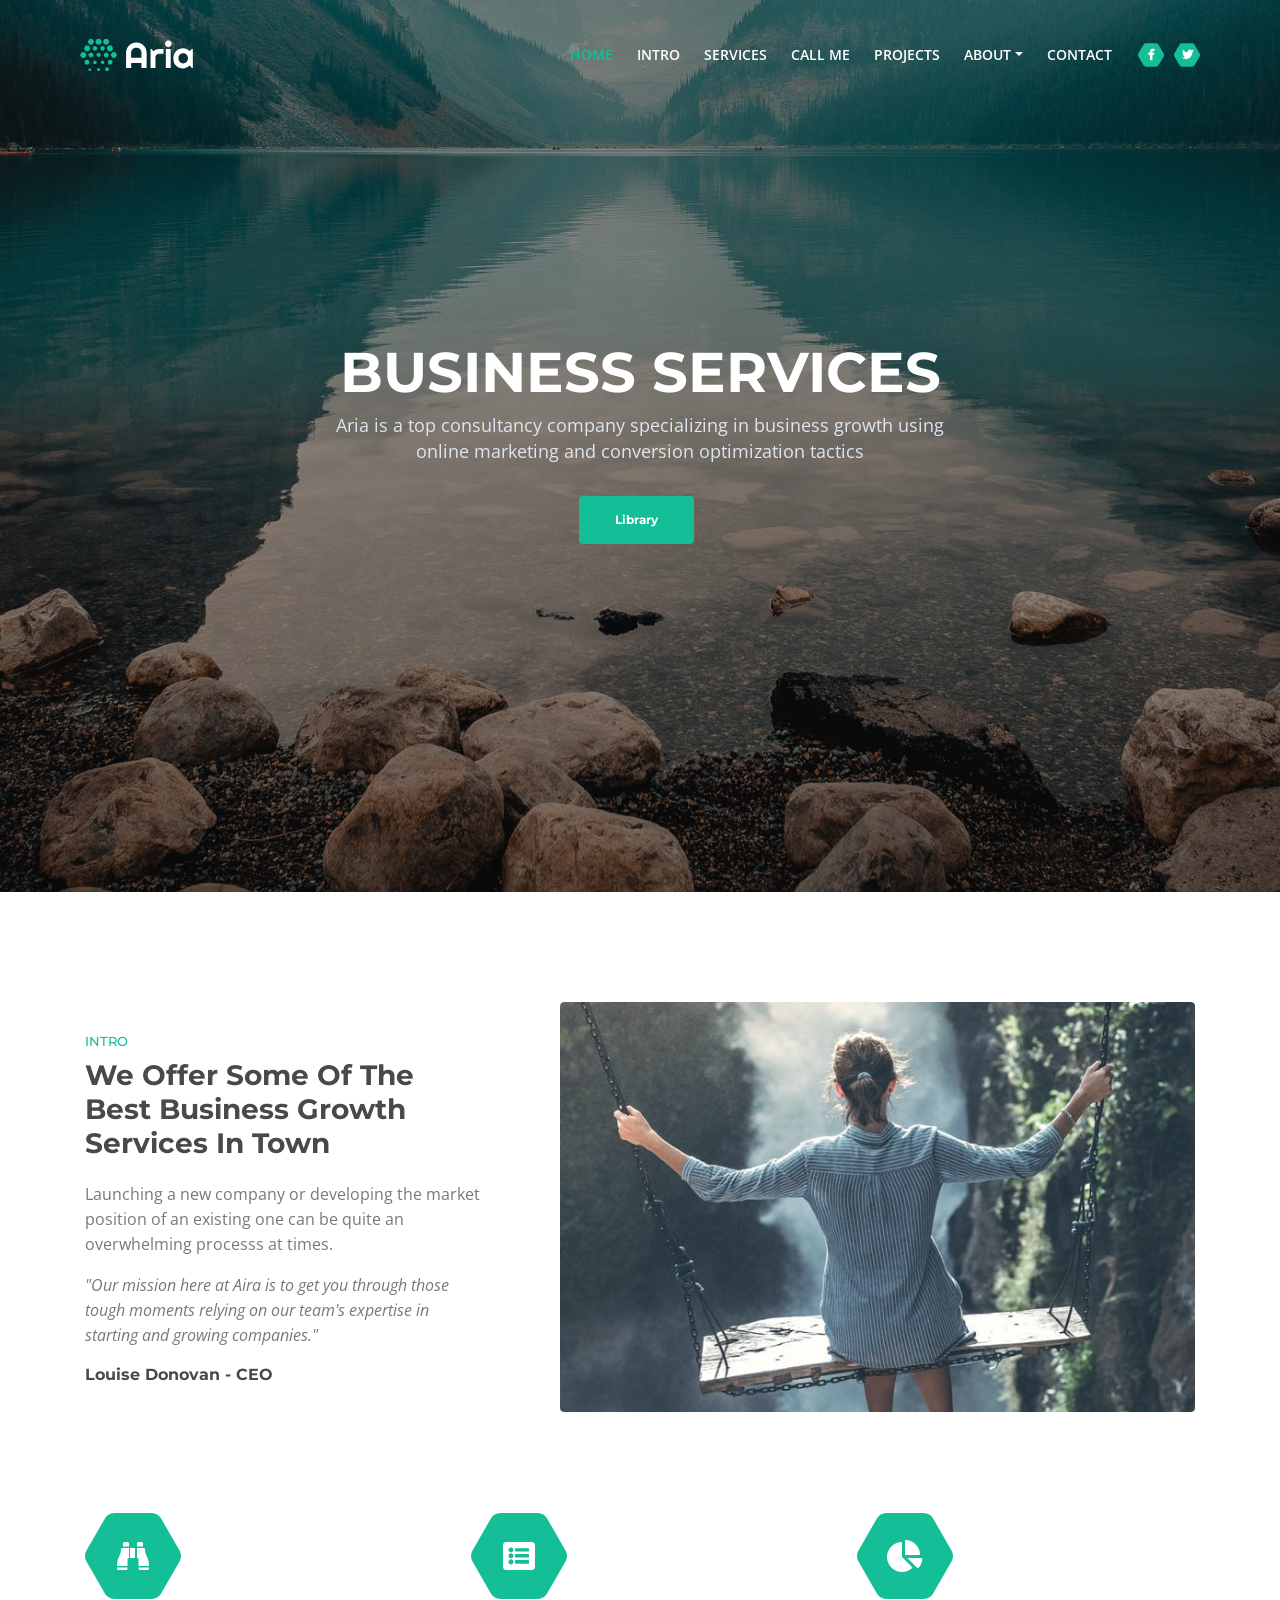
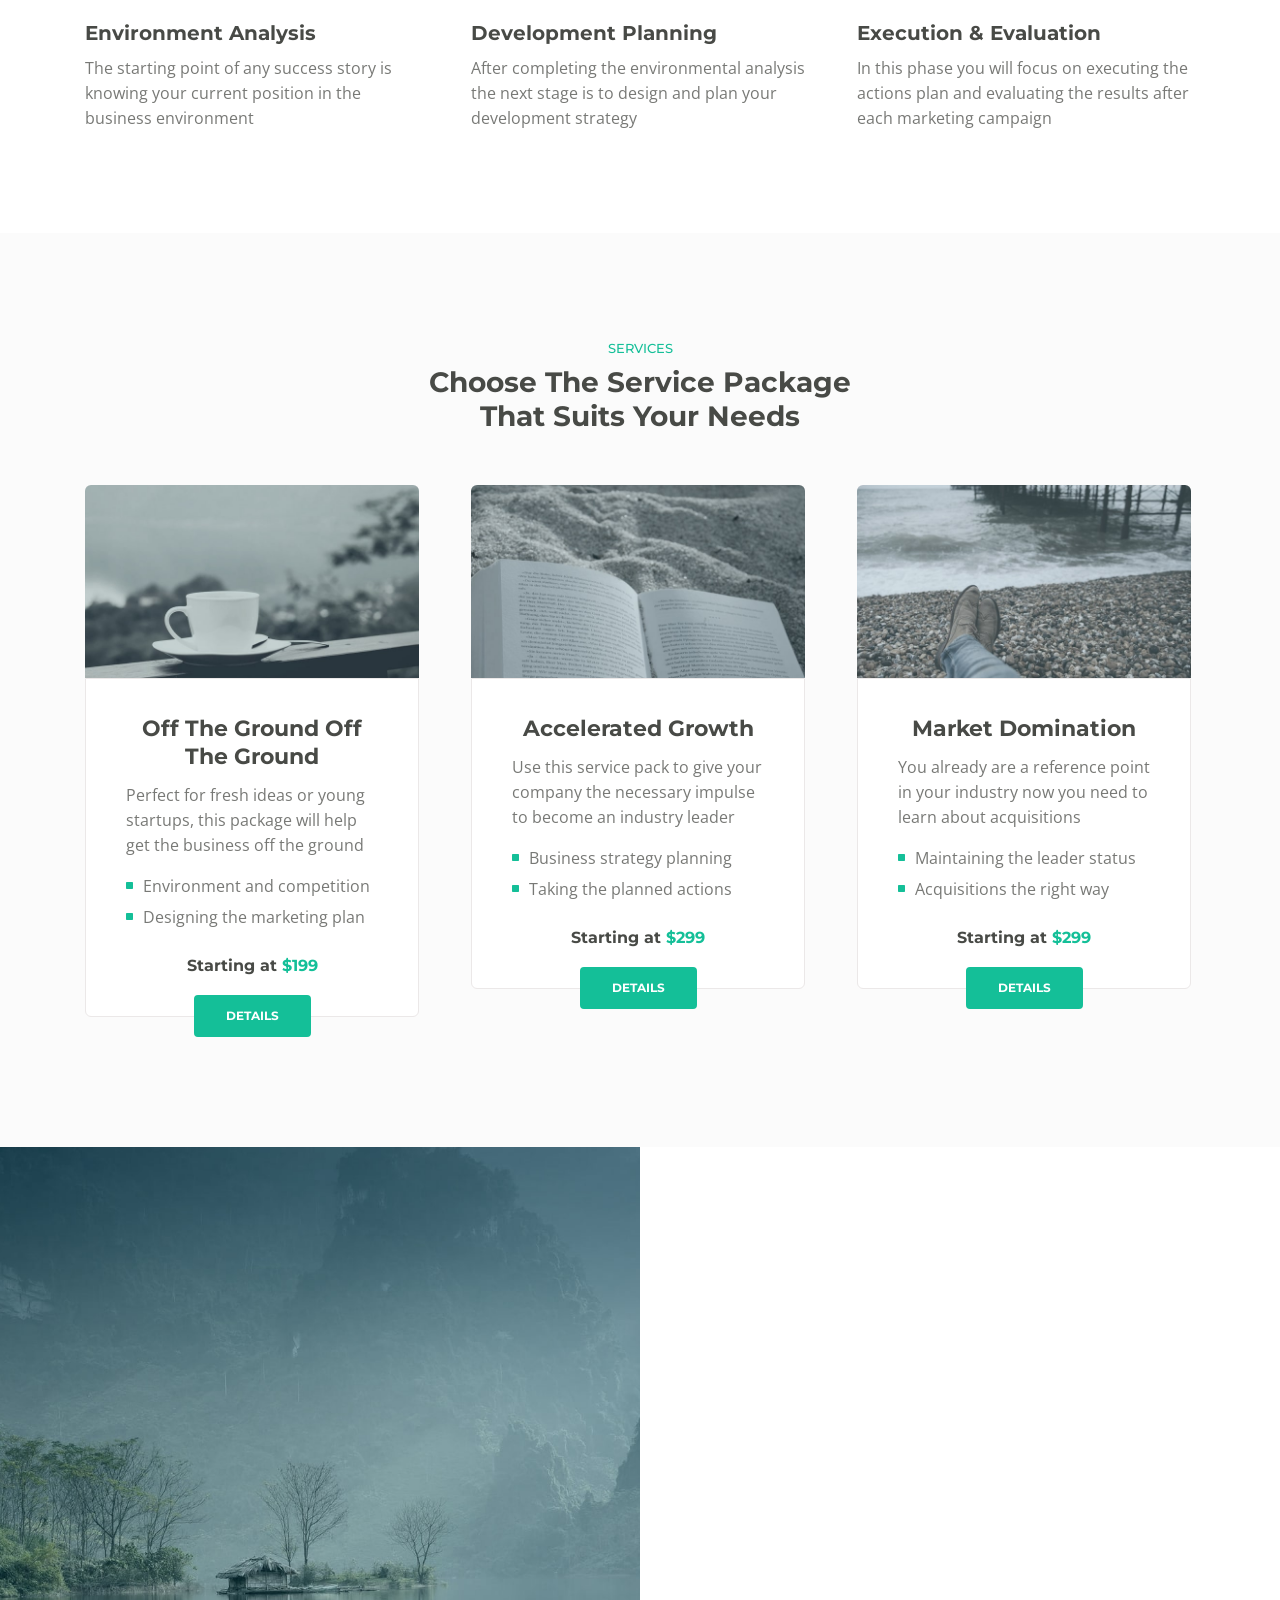
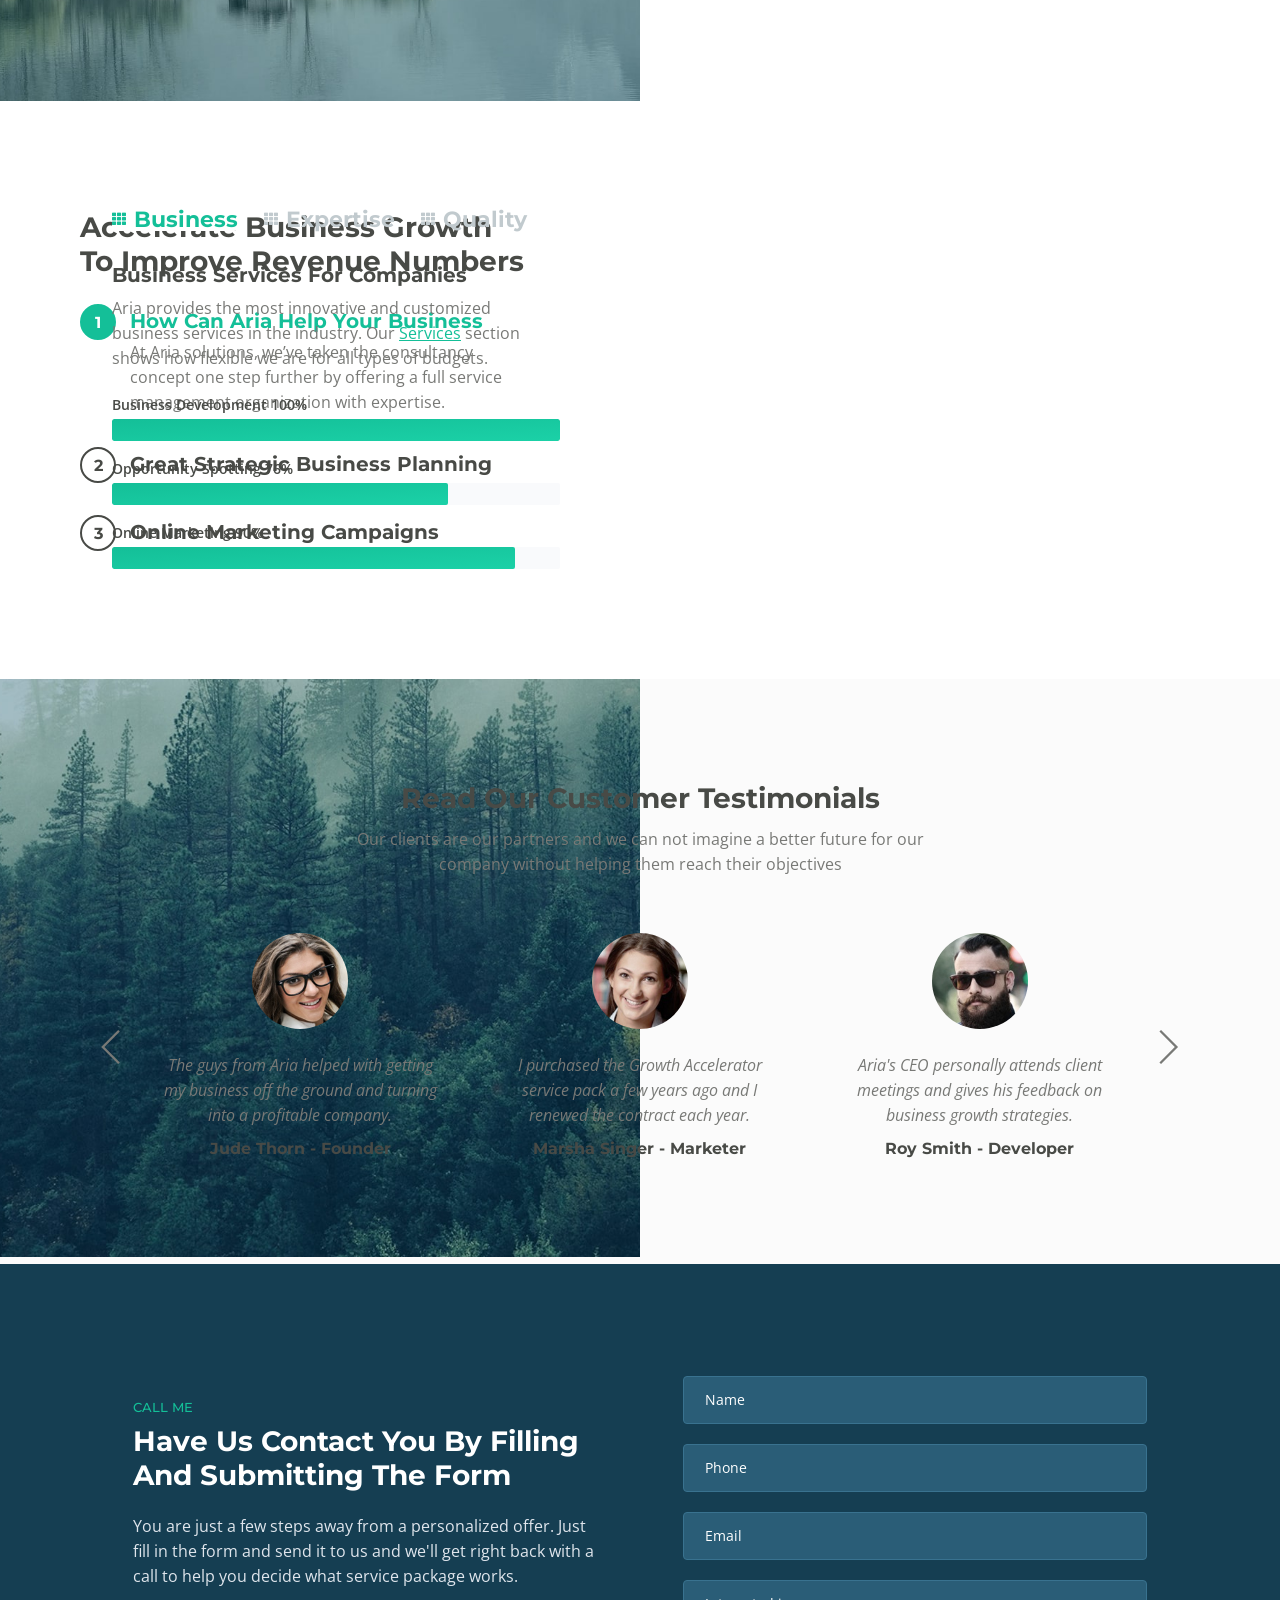
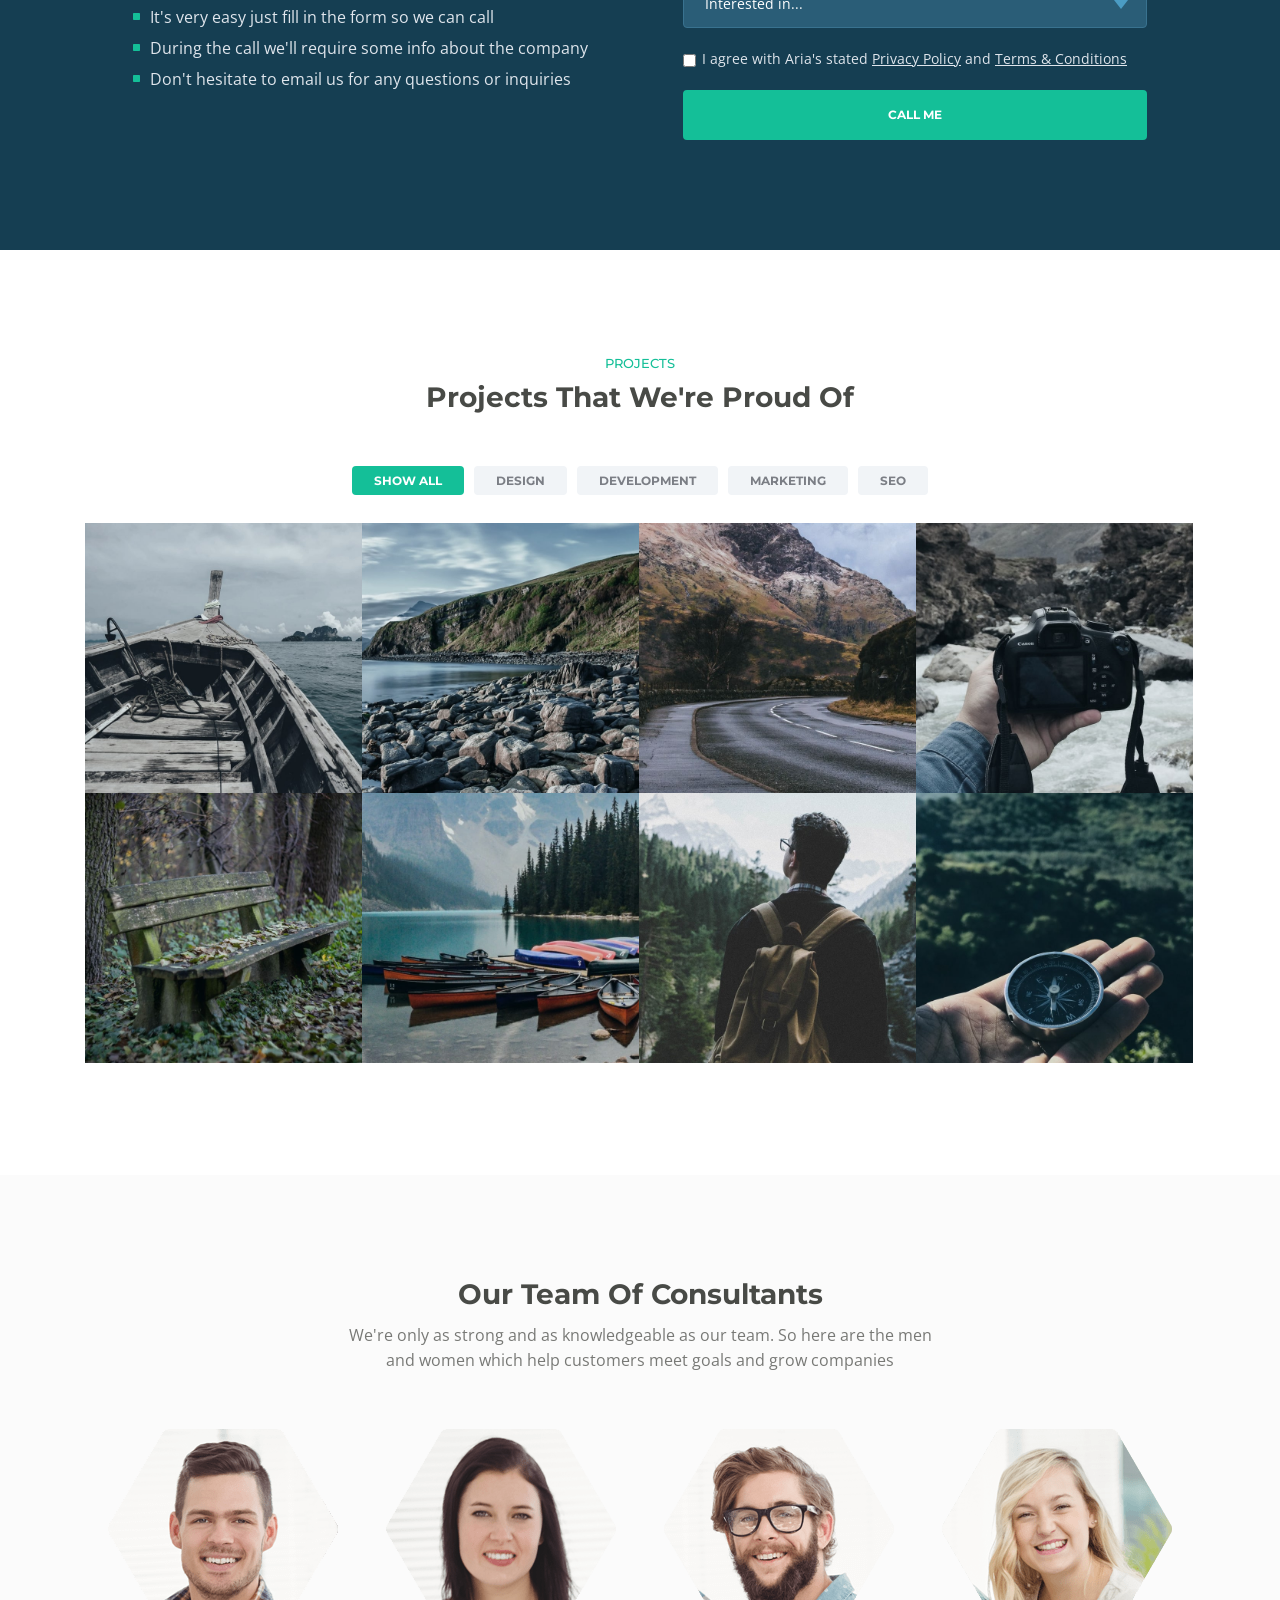
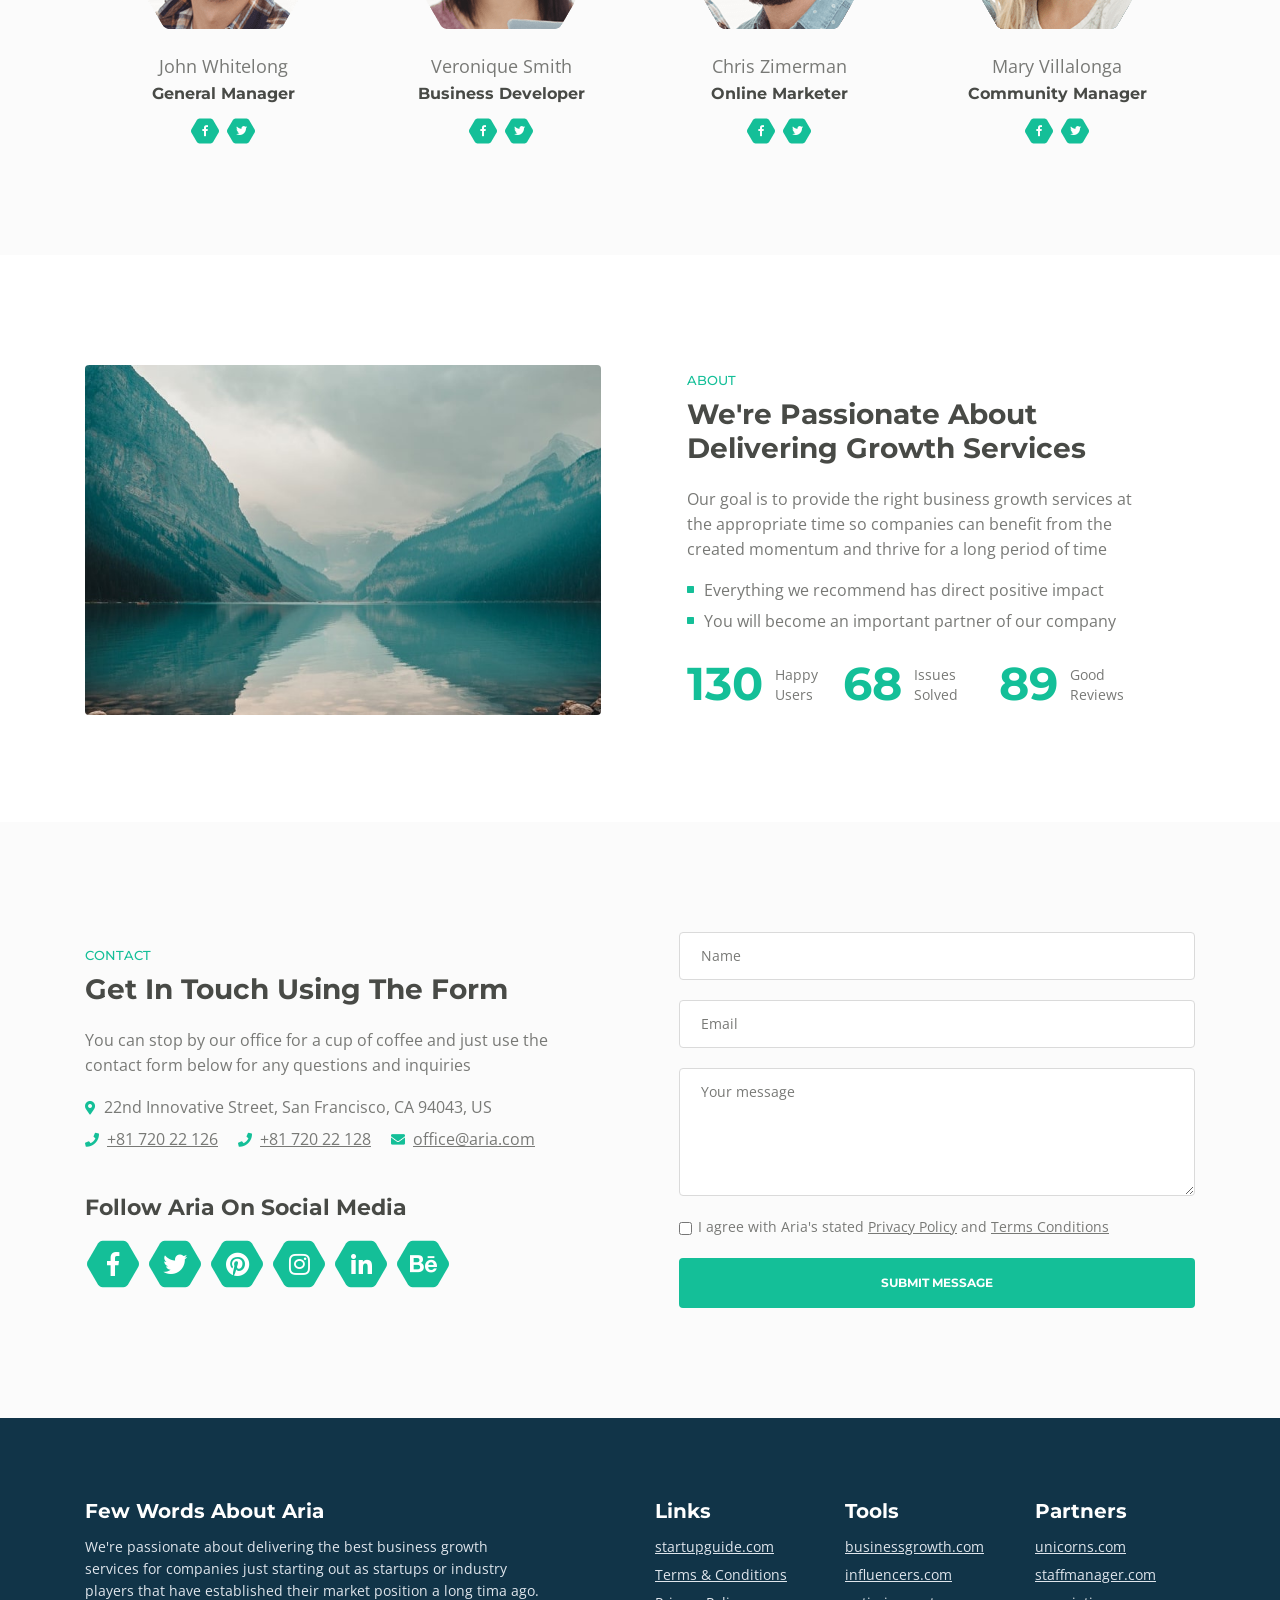
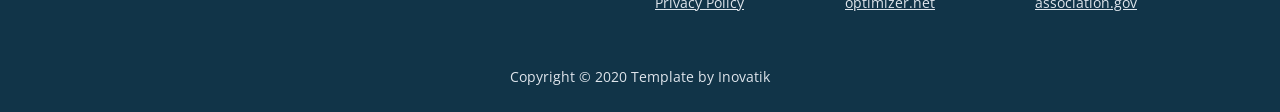
<file: templates/index.html>
<!DOCTYPE html>
<html lang="en">
<head>
    <meta charset="utf-8">
    <meta name="viewport" content="width=device-width, initial-scale=1, shrink-to-fit=no">

    <!-- SEO Meta Tags -->
    <meta name="description" content="Aria is a business focused HTML landing page template built with Bootstrap to help you create lead generation websites for companies and their services.">
    <meta name="author" content="Inovatik">

    <!-- OG Meta Tags to improve the way the post looks when you share the page on LinkedIn, Facebook, Google+ -->
    <meta property="og:site_name" content=""/> <!-- website name -->
    <meta property="og:site" content=""/> <!-- website link -->
    <meta property="og:title" content=""/> <!-- title shown in the actual shared post -->
    <meta property="og:description" content=""/> <!-- description shown in the actual shared post -->
    <meta property="og:image" content=""/> <!-- image link, make sure it's jpg -->
    <meta property="og:url" content=""/> <!-- where do you want your post to link to -->
    <meta property="og:type" content="article"/>

    <!-- Website Title -->
    <title>{{.title}}</title>

    <!-- Styles -->
    <link href="https://fonts.googleapis.com/css?family=Montserrat:500,700&display=swap&subset=latin-ext" rel="stylesheet">
    <link href="https://fonts.googleapis.com/css?family=Open+Sans:400,400i,600&display=swap&subset=latin-ext" rel="stylesheet">
    <link href="../assets/css/bootstrap.css" rel="stylesheet">
    <link href="../assets/css/fontawesome-all.css" rel="stylesheet">
    <link href="../assets/css/swiper.css" rel="stylesheet">
    <link href="../assets/css/magnific-popup.css" rel="stylesheet">
    <link href="../assets/css/styles.css" rel="stylesheet">
    <style type="text/css" media="screen">
    </style>

    <!-- Favicon  -->
    <link rel="icon" href="../assets/images/favicon.png">
</head>
<body data-spy="scroll" data-target=".fixed-top">

<!-- Preloader -->
<div class="spinner-wrapper">
    <div class="spinner">
        <div class="bounce1"></div>
        <div class="bounce2"></div>
        <div class="bounce3"></div>
    </div>
</div>
<!-- end of preloader -->


<!-- Navbar -->
<nav class="navbar navbar-expand-md navbar-dark navbar-custom fixed-top">
    <!-- Text Logo - Use this if you don't have a graphic logo -->
    <!-- <a class="navbar-brand logo-text page-scroll" href="index.html">Aria</a> -->

    <!-- Image Logo -->
    <a class="navbar-brand logo-image" href="index.html"><img src="../assets/images/logo.svg" alt="alternative"></a>

    <!-- Mobile Menu Toggle Button -->
    <button class="navbar-toggler" type="button" data-toggle="collapse" data-target="#navbarsExampleDefault"
            aria-controls="navbarsExampleDefault" aria-expanded="false" aria-label="Toggle navigation">
        <span class="navbar-toggler-awesome fas fa-bars"></span>
        <span class="navbar-toggler-awesome fas fa-times"></span>
    </button>
    <!-- end of mobile menu toggle button -->

    <div class="collapse navbar-collapse" id="navbarsExampleDefault">
        <ul class="navbar-nav ml-auto">
            <li class="nav-item">
                <a class="nav-link page-scroll" href="#header">HOME <span class="sr-only">(current)</span></a>
            </li>
            <li class="nav-item">
                <a class="nav-link page-scroll" href="#intro">INTRO</a>
            </li>
            <li class="nav-item">
                <a class="nav-link page-scroll" href="#services">SERVICES</a>
            </li>
            <li class="nav-item">
                <a class="nav-link page-scroll" href="#callMe">CALL ME</a>
            </li>
            <li class="nav-item">
                <a class="nav-link page-scroll" href="#projects">PROJECTS</a>
            </li>

            <!-- Dropdown Menu -->
            <li class="nav-item dropdown">
                <a class="nav-link dropdown-toggle page-scroll" href="#about" id="navbarDropdown" role="button" aria-haspopup="true" aria-expanded="false">ABOUT</a>
                <div class="dropdown-menu" aria-labelledby="navbarDropdown">
                    <a class="dropdown-item" href="terms-conditions.html"><span
                                class="item-text">TERMS CONDITIONS</span></a>
                    <div class="dropdown-items-divide-hr"></div>
                    <a class="dropdown-item" href="privacy-policy.html"><span
                                class="item-text">PRIVACY POLICY</span></a>
                </div>
            </li>
            <!-- end of dropdown menu -->

            <li class="nav-item">
                <a class="nav-link page-scroll" href="#contact">CONTACT</a>
            </li>
        </ul>
        <span class="nav-item social-icons">
                <span class="fa-stack">
                    <a href="#your-link">
                        <span class="hexagon"></span>
                        <i class="fab fa-facebook-f fa-stack-1x"></i>
                    </a>
                </span>
                <span class="fa-stack">
                    <a href="#your-link">
                        <span class="hexagon"></span>
                        <i class="fab fa-twitter fa-stack-1x"></i>
                    </a>
                </span>
            </span>
    </div>
</nav> <!-- end of navbar -->
<!-- end of navbar -->


<!-- Header -->
<header id="header" class="header">
    <div class="header-content">
        <div class="container">
            <div class="row">
                <div class="col-lg-12">
                    <div class="text-container">
                        <h1>BUSINESS <span id="js-rotating">TEMPLATE, SERVICES, SOLUTIONS</span></h1>
                        <p class="p-heading p-large">Aria is a top consultancy company specializing in business growth
                            using online marketing and conversion optimization tactics</p>
                        <a class="btn-solid-lg page-scroll" href="/books">Library</a>
                    </div>
                </div> <!-- end of col -->
            </div> <!-- end of row -->
        </div> <!-- end of container -->
    </div> <!-- end of header-content -->
</header> <!-- end of header -->
<!-- end of header -->


<!-- Intro -->
<div id="intro" class="basic-1">
    <div class="container">
        <div class="row">
            <div class="col-lg-5">
                <div class="text-container">
                    <div class="section-title">INTRO</div>
                    <h2>We Offer Some Of The Best Business Growth Services In Town</h2>
                    <p>Launching a new company or developing the market position of an existing one can be quite an
                        overwhelming processs at times.</p>
                    <p class="testimonial-text">"Our mission here at Aira is to get you through those tough moments
                        relying on our team's expertise in starting and growing companies."</p>
                    <div class="testimonial-author">Louise Donovan - CEO</div>
                </div> <!-- end of text-container -->
            </div> <!-- end of col -->
            <div class="col-lg-7">
                <div class="image-container">
                    <img class="img-fluid" src="../assets/images/intro-office.jpg" alt="alternative">
                </div> <!-- end of image-container -->
            </div> <!-- end of col -->
        </div> <!-- end of row -->
    </div> <!-- end of container -->
</div> <!-- end of basic-1 -->
<!-- end of intro -->


<!-- Description -->
<div class="cards-1">
    <div class="container">
        <div class="row">
            <div class="col-lg-12">

                <!-- Card -->
                <div class="card">
                    <span class="fa-stack">
                        <span class="hexagon"></span>
                        <i class="fas fa-binoculars fa-stack-1x"></i>
                    </span>
                    <div class="card-body">
                        <h4 class="card-title">Environment Analysis</h4>
                        <p>The starting point of any success story is knowing your current position in the business
                            environment</p>
                    </div>
                </div>
                <!-- end of card -->

                <!-- Card -->
                <div class="card">
                    <span class="fa-stack">
                        <span class="hexagon"></span>
                        <i class="fas fa-list-alt fa-stack-1x"></i>
                    </span>
                    <div class="card-body">
                        <h4 class="card-title">Development Planning</h4>
                        <p>After completing the environmental analysis the next stage is to design and plan your
                            development strategy</p>
                    </div>
                </div>
                <!-- end of card -->

                <!-- Card -->
                <div class="card">
                    <span class="fa-stack">
                        <span class="hexagon"></span>
                        <i class="fas fa-chart-pie fa-stack-1x"></i>
                    </span>
                    <div class="card-body">
                        <h4 class="card-title">Execution & Evaluation</h4>
                        <p>In this phase you will focus on executing the actions plan and evaluating the results after
                            each marketing campaign</p>
                    </div>
                </div>
                <!-- end of card -->

            </div> <!-- end of col -->
        </div> <!-- end of row -->
    </div> <!-- end of container -->
</div> <!-- end of cards-1 -->
<!-- end of description -->


<!-- Services -->
<div id="services" class="cards-2">
    <div class="container">
        <div class="row">
            <div class="col-lg-12">
                <div class="section-title">SERVICES</div>
                <h2>Choose The Service Package<br> That Suits Your Needs</h2>
            </div> <!-- end of col -->
        </div> <!-- end of row -->
        <div class="row">
            <div class="col-lg-12">

                <!-- Card -->
                <div class="card">
                    <div class="card-image">
                        <img class="img-fluid" src="../assets/images/services-1.jpg" alt="alternative">
                    </div>
                    <div class="card-body">
                        <h3 class="card-title">Off The Ground Off The Ground</h3>
                        <p>Perfect for fresh ideas or young startups, this package will help get the business off the
                            ground</p>
                        <ul class="list-unstyled li-space-lg">
                            <li class="media">
                                <i class="fas fa-square"></i>
                                <div class="media-body">Environment and competition</div>
                            </li>
                            <li class="media">
                                <i class="fas fa-square"></i>
                                <div class="media-body">Designing the marketing plan</div>
                            </li>
                        </ul>
                        <p class="price">Starting at <span>$199</span></p>
                    </div>
                    <div class="button-container">
                        <a class="btn-solid-reg page-scroll" href="#callMe">DETAILS</a>
                    </div> <!-- end of button-container -->
                </div>
                <!-- end of card -->

                <!-- Card -->
                <div class="card">
                    <div class="card-image">
                        <img class="img-fluid" src="../assets/images/services-2.jpg" alt="alternative">
                    </div>
                    <div class="card-body">
                        <h3 class="card-title">Accelerated Growth</h3>
                        <p>Use this service pack to give your company the necessary impulse to become an industry
                            leader</p>
                        <ul class="list-unstyled li-space-lg">
                            <li class="media">
                                <i class="fas fa-square"></i>
                                <div class="media-body">Business strategy planning</div>
                            </li>
                            <li class="media">
                                <i class="fas fa-square"></i>
                                <div class="media-body">Taking the planned actions</div>
                            </li>
                        </ul>
                        <p class="price">Starting at <span>$299</span></p>
                    </div>
                    <div class="button-container">
                        <a class="btn-solid-reg page-scroll" href="#callMe">DETAILS</a>
                    </div> <!-- end of button-container -->
                </div>
                <!-- end of card -->

                <!-- Card -->
                <div class="card">
                    <div class="card-image">
                        <img class="img-fluid" src="../assets/images/services-3.jpg" alt="alternative">
                    </div>
                    <div class="card-body">
                        <h3 class="card-title">Market Domination</h3>
                        <p>You already are a reference point in your industry now you need to learn about
                            acquisitions</p>
                        <ul class="list-unstyled li-space-lg">
                            <li class="media">
                                <i class="fas fa-square"></i>
                                <div class="media-body">Maintaining the leader status</div>
                            </li>
                            <li class="media">
                                <i class="fas fa-square"></i>
                                <div class="media-body">Acquisitions the right way</div>
                            </li>
                        </ul>
                        <p class="price">Starting at <span>$299</span></p>
                    </div>
                    <div class="button-container">
                        <a class="btn-solid-reg page-scroll" href="#callMe">DETAILS</a>
                    </div> <!-- end of button-container -->
                </div>
                <!-- end of card -->

            </div> <!-- end of col -->
        </div> <!-- end of row -->
    </div> <!-- end of container -->
</div> <!-- end of cards-2 -->
<!-- end of services -->


<!-- Details 1 -->
<div id="details" class="accordion">
    <div class="area-1">
    </div><!-- end of area-1 on same line and no space between comments to eliminate margin white space -->
    <div class="area-2">

        <!-- Accordion -->
        <div class="accordion-container" id="accordionOne">
            <h2>Accelerate Business Growth To Improve Revenue Numbers</h2>
            <div class="item">
                <div id="headingOne">
                        <span data-toggle="collapse" data-target="#collapseOne" aria-expanded="true"
                              aria-controls="collapseOne" role="button">
                            <span class="circle-numbering">1</span><span class="accordion-title">How Can Aria Help Your Business</span>
                        </span>
                </div>
                <div id="collapseOne" class="collapse show" aria-labelledby="headingOne" data-parent="#accordionOne">
                    <div class="accordion-body">
                        At Aria solutions, we’ve taken the consultancy concept one step further by offering a full
                        service management organization with expertise.
                    </div>
                </div>
            </div> <!-- end of item -->

            <div class="item">
                <div id="headingTwo">
                    <span class="collapsed" data-toggle="collapse" data-target="#collapseTwo" aria-expanded="false"
                          aria-controls="collapseTwo" role="button">
                        <span class="circle-numbering">2</span><span class="accordion-title">Great Strategic Business Planning</span>
                    </span>
                </div>
                <div id="collapseTwo" class="collapse" aria-labelledby="headingTwo" data-parent="#accordionOne">
                    <div class="accordion-body">
                        Aria partners with businesses to business growth and development ideas including environment
                        analysis, plan execution and evaluation.
                    </div>
                </div>
            </div> <!-- end of item -->

            <div class="item">
                <div id="headingThree">
                    <span class="collapsed" data-toggle="collapse" data-target="#collapseThree"
                          aria-expanded="false" aria-controls="collapseThree" role="button">
                        <span class="circle-numbering">3</span><span class="accordion-title">Online Marketing Campaigns</span>
                    </span>
                </div>
                <div id="collapseThree" class="collapse" aria-labelledby="headingThree" data-parent="#accordionOne">
                    <div class="accordion-body">
                        An awesome online marketing plan won't save your bad product but paired with a good product, the
                        sky is the limit for what can be achieved.
                    </div>
                </div>
            </div> <!-- end of item -->
        </div> <!-- end of accordion-container -->
        <!-- end of accordion -->

    </div> <!-- end of area-2 -->
</div> <!-- end of accordion -->
<!-- end of details 1 -->


<!-- Details 2 -->
<div class="tabs">
    <div class="area-1">
        <div class="tabs-container">

            <!-- Tabs Links -->
            <ul class="nav nav-tabs" id="ariaTabs" role="tablist">
                <li class="nav-item">
                    <a class="nav-link active" id="nav-tab-1" data-toggle="tab" href="#tab-1" role="tab"
                       aria-controls="tab-1" aria-selected="true"><i class="fas fa-th"></i> Business</a>
                </li>
                <li class="nav-item">
                    <a class="nav-link" id="nav-tab-2" data-toggle="tab" href="#tab-2" role="tab" aria-controls="tab-2"
                       aria-selected="false"><i class="fas fa-th"></i> Expertise</a>
                </li>
                <li class="nav-item">
                    <a class="nav-link" id="nav-tab-3" data-toggle="tab" href="#tab-3" role="tab" aria-controls="tab-3"
                       aria-selected="false"><i class="fas fa-th"></i> Quality</a>
                </li>
            </ul>
            <!-- end of tabs links -->

            <!-- Tabs Content -->
            <div class="tab-content" id="ariaTabsContent">

                <!-- Tab -->
                <div class="tab-pane fade show active" id="tab-1" role="tabpanel" aria-labelledby="tab-1">
                    <h4>Business Services For Companies</h4>
                    <p>Aria provides the most innovative and customized business services in the industry. Our
                        <a class="green page-scroll" href="#services">Services</a> section shows how flexible we
                        are for all types of budgets.</p>
                    <!-- Progress Bars -->
                    <div class="progress-container">
                        <div class="title">Business Development 100%</div>
                        <div class="progress">
                            <div class="progress-bar first" role="progressbar" aria-valuenow="0" aria-valuemin="0"
                                 aria-valuemax="100"></div>
                        </div>
                        <div class="title">Opportunity Spotting 76%</div>
                        <div class="progress">
                            <div class="progress-bar second" role="progressbar" aria-valuenow="75" aria-valuemin="0"
                                 aria-valuemax="100"></div>
                        </div>
                        <div class="title">Online Marketing 90%</div>
                        <div class="progress">
                            <div class="progress-bar third" role="progressbar" aria-valuenow="90" aria-valuemin="0"
                                 aria-valuemax="100"></div>
                        </div>
                    </div> <!-- end of progress-container -->
                    <!-- end of progress bars -->

                </div> <!-- end of tab-pane -->
                <!-- end of tab -->

                <!-- Tab -->
                <div class="tab-pane fade" id="tab-2" role="tabpanel" aria-labelledby="tab-2">
                    <ul class="list-unstyled li-space-lg first">
                        <li class="media">
                            <div class="media-bullet">1</div>
                            <div class="media-body"><strong>High quality</strong> is on top of our list when it comes to
                                the way we deliver the services
                            </div>
                        </li>
                        <li class="media">
                            <div class="media-bullet">2</div>
                            <div class="media-body"><strong>Maximum impact</strong> is what we look for in our actions
                            </div>
                        </li>
                        <li class="media">
                            <div class="media-bullet">3</div>
                            <div class="media-body"><strong>Quality standards</strong> are important but meant to be
                                exceeded
                            </div>
                        </li>
                    </ul>
                    <ul class="list-unstyled li-space-lg last">
                        <li class="media">
                            <div class="media-bullet">4</div>
                            <div class="media-body"><strong>We're always looking</strong> for industry leaders to help
                                them win their market position
                            </div>
                        </li>
                        <li class="media">
                            <div class="media-bullet">5</div>
                            <div class="media-body"><strong>Evaluation</strong> is a key aspect of this business and
                                important
                            </div>
                        </li>
                        <li class="media">
                            <div class="media-bullet">6</div>
                            <div class="media-body"><strong>Ethic</strong> procedures ar alwasy at the base of
                                everything we do
                            </div>
                        </li>
                    </ul>
                </div> <!-- end of tab-pane -->
                <!-- end of tab -->

                <!-- Tab -->
                <div class="tab-pane fade" id="tab-3" role="tabpanel" aria-labelledby="tab-3">
                    <p><strong>We strive to achieve</strong> 100% customer satisfaction for both types of customers:
                        hiring companies and job seekers. Types of customers: <a class="green" href="#your-link">with
                            huge potential</a></p>
                    <p><strong>Our goal is to help</strong> your company achieve its full potential and establish long
                        term stability for <a class="green" href="#your-link">the stakeholders</a></p>
                    <ul class="list-unstyled li-space-lg">
                        <li class="media">
                            <i class="fas fa-square"></i>
                            <div class="media-body">It's easy to get a quotation, just call our office anytime</div>
                        </li>
                        <li class="media">
                            <i class="fas fa-square"></i>
                            <div class="media-body">We'll get back to you with an initial estimate soon</div>
                        </li>
                        <li class="media">
                            <i class="fas fa-square"></i>
                            <div class="media-body">Get ready to see results even after only 30 days</div>
                        </li>
                        <li class="media">
                            <i class="fas fa-square"></i>
                            <div class="media-body">Ask for a quote and start improving your business</div>
                        </li>
                        <li class="media">
                            <i class="fas fa-square"></i>
                            <div class="media-body">Just fill out the form and we'll call you right away</div>
                        </li>
                    </ul>
                </div> <!-- end of tab-pane -->
                <!-- end of tab -->

            </div> <!-- end of tab-content -->
            <!-- end of tabs content -->

        </div> <!-- end of tabs-container -->
    </div><!-- end of area-1 on same line and no space between comments to eliminate margin white space -->
    <div class="area-2"></div> <!-- end of area-2 -->
</div> <!-- end of tabs -->
<!-- end of details 2 -->


<!-- Testimonials -->
<div class="slider">
    <div class="container">
        <div class="row">
            <div class="col-lg-12">
                <h2>Read Our Customer Testimonials</h2>
                <p class="p-heading">Our clients are our partners and we can not imagine a better future for our company
                    without helping them reach their objectives</p>
            </div> <!-- end of col -->
        </div> <!-- end of row -->
        <div class="row">
            <div class="col-lg-12">

                <!-- Card Slider -->
                <div class="slider-container">
                    <div class="swiper-container card-slider">
                        <div class="swiper-wrapper">

                            <!-- Slide -->
                            <div class="swiper-slide">
                                <div class="card">
                                    <img class="card-image" src="../assets/images/testimonial-1.jpg" alt="alternative">
                                    <div class="card-body">
                                        <div class="testimonial-text">The guys from Aria helped with getting my business
                                            off the ground and turning into a profitable company.
                                        </div>
                                        <div class="testimonial-author">Jude Thorn - Founder</div>
                                    </div>
                                </div>
                            </div> <!-- end of swiper-slide -->
                            <!-- end of slide -->

                            <!-- Slide -->
                            <div class="swiper-slide">
                                <div class="card">
                                    <img class="card-image" src="../assets/images/testimonial-2.jpg" alt="alternative">
                                    <div class="card-body">
                                        <div class="testimonial-text">I purchased the Growth Accelerator service pack a
                                            few years ago and I renewed the contract each year.
                                        </div>
                                        <div class="testimonial-author">Marsha Singer - Marketer</div>
                                    </div>
                                </div>
                            </div> <!-- end of swiper-slide -->
                            <!-- end of slide -->

                            <!-- Slide -->
                            <div class="swiper-slide">
                                <div class="card">
                                    <img class="card-image" src="../assets/images/testimonial-3.jpg" alt="alternative">
                                    <div class="card-body">
                                        <div class="testimonial-text">Aria's CEO personally attends client meetings and
                                            gives his feedback on business growth strategies.
                                        </div>
                                        <div class="testimonial-author">Roy Smith - Developer</div>
                                    </div>
                                </div>
                            </div> <!-- end of swiper-slide -->
                            <!-- end of slide -->

                            <!-- Slide -->
                            <div class="swiper-slide">
                                <div class="card">
                                    <img class="card-image" src="../assets/images/testimonial-4.jpg" alt="alternative">
                                    <div class="card-body">
                                        <div class="testimonial-text">At the beginning I thought the prices are a little
                                            high for what they offer but they over deliver each and every time.
                                        </div>
                                        <div class="testimonial-author">Ronald Spice - Owner</div>
                                    </div>
                                </div>
                            </div> <!-- end of swiper-slide -->
                            <!-- end of slide -->

                            <!-- Slide -->
                            <div class="swiper-slide">
                                <div class="card">
                                    <img class="card-image" src="../assets/images/testimonial-5.jpg" alt="alternative">
                                    <div class="card-body">
                                        <div class="testimonial-text">I recommend Aria to every business owner or growth
                                            leader that wants to take his company to the next level.
                                        </div>
                                        <div class="testimonial-author">Lindsay Rune - Manager</div>
                                    </div>
                                </div>
                            </div> <!-- end of swiper-slide -->
                            <!-- end of slide -->

                            <!-- Slide -->
                            <div class="swiper-slide">
                                <div class="card">
                                    <img class="card-image" src="../assets/images/testimonial-6.jpg" alt="alternative">
                                    <div class="card-body">
                                        <div class="testimonial-text">My goals for using Aria's services seemed high
                                            when I first set them but they've met them with no problems.
                                        </div>
                                        <div class="testimonial-author">Ann Black - Consultant</div>
                                    </div>
                                </div>
                            </div> <!-- end of swiper-slide -->
                            <!-- end of slide -->

                        </div> <!-- end of swiper-wrapper -->

                        <!-- Add Arrows -->
                        <div class="swiper-button-next"></div>
                        <div class="swiper-button-prev"></div>
                        <!-- end of add arrows -->

                    </div> <!-- end of swiper-container -->
                </div> <!-- end of sliedr-container -->
                <!-- end of card slider -->

            </div> <!-- end of col -->
        </div> <!-- end of row -->
    </div> <!-- end of container -->
</div> <!-- end of slider -->
<!-- end of testimonials -->


<!-- Call Me -->
<div id="callMe" class="form-1">
    <div class="container">
        <div class="row">
            <div class="col-lg-6">
                <div class="text-container">
                    <div class="section-title">CALL ME</div>
                    <h2 class="white">Have Us Contact You By Filling And Submitting The Form</h2>
                    <p class="white">You are just a few steps away from a personalized offer. Just fill in the form and
                        send it to us and we'll get right back with a call to help you decide what service package
                        works.</p>
                    <ul class="list-unstyled li-space-lg white">
                        <li class="media">
                            <i class="fas fa-square"></i>
                            <div class="media-body">It's very easy just fill in the form so we can call</div>
                        </li>
                        <li class="media">
                            <i class="fas fa-square"></i>
                            <div class="media-body">During the call we'll require some info about the company</div>
                        </li>
                        <li class="media">
                            <i class="fas fa-square"></i>
                            <div class="media-body">Don't hesitate to email us for any questions or inquiries</div>
                        </li>
                    </ul>
                </div>
            </div> <!-- end of col -->
            <div class="col-lg-6">

                <!-- Call Me Form -->
                <form id="callMeForm" data-toggle="validator" data-focus="false">
                    <div class="form-group">
                        <input type="text" class="form-control-input" id="lname" name="lname" required>
                        <label class="label-control" for="lname">Name</label>
                        <div class="help-block with-errors"></div>
                    </div>
                    <div class="form-group">
                        <input type="text" class="form-control-input" id="lphone" name="lphone" required>
                        <label class="label-control" for="lphone">Phone</label>
                        <div class="help-block with-errors"></div>
                    </div>
                    <div class="form-group">
                        <input type="email" class="form-control-input" id="lemail" name="lemail" required>
                        <label class="label-control" for="lemail">Email</label>
                        <div class="help-block with-errors"></div>
                    </div>
                    <div class="form-group">
                        <select class="form-control-select" id="lselect" required>
                            <option class="select-option" value="" disabled selected>Interested in...</option>
                            <option class="select-option" value="Off The Ground">Off The Ground</option>
                            <option class="select-option" value="Accelerated Growth">Accelerated Growth</option>
                            <option class="select-option" value="Market Domination">Market Domination</option>
                        </select>
                        <div class="help-block with-errors"></div>
                    </div>
                    <div class="form-group checkbox white">
                        <input type="checkbox" id="lterms" value="Agreed-to-Terms" name="lterms" required>I agree with
                        Aria's stated <a class="white" href="privacy-policy.html">Privacy Policy</a> and
                        <a class="white" href="terms-conditions.html">Terms & Conditions</a>
                        <div class="help-block with-errors"></div>
                    </div>
                    <div class="form-group">
                        <button type="submit" class="form-control-submit-button">CALL ME</button>
                    </div>
                    <div class="form-message">
                        <div id="lmsgSubmit" class="h3 text-center hidden"></div>
                    </div>
                </form>
                <!-- end of call me form -->

            </div> <!-- end of col -->
        </div> <!-- end of row -->
    </div> <!-- end of container -->
</div> <!-- end of form-1 -->
<!-- end of call me -->


<!-- Projects -->
<div id="projects" class="filter">
    <div class="container">
        <div class="row">
            <div class="col-lg-12">
                <div class="section-title">PROJECTS</div>
                <h2>Projects That We're Proud Of</h2>
            </div> <!-- end of col -->
        </div> <!-- end of row -->
        <div class="row">
            <div class="col-lg-12">
                <!-- Filter -->
                <div class="button-group filters-button-group">
                    <a class="button is-checked" data-filter="*"><span>SHOW ALL</span></a>
                    <a class="button" data-filter=".design"><span>DESIGN</span></a>
                    <a class="button" data-filter=".development"><span>DEVELOPMENT</span></a>
                    <a class="button" data-filter=".marketing"><span>MARKETING</span></a>
                    <a class="button" data-filter=".seo"><span>SEO</span></a>
                </div> <!-- end of button group -->
                <div class="grid">
                    <div class="element-item development">
                        <a class="popup-with-move-anim" href="#project-1">
                            <div class="element-item-overlay"><span>Online Banking</span></div>
                            <img src="../assets/images/project-1.jpg" alt="alternative"></a>
                    </div>
                    <div class="element-item development">
                        <a class="popup-with-move-anim" href="#project-2">
                            <div class="element-item-overlay"><span>Classic Industry</span></div>
                            <img src="../assets/images/project-2.jpg" alt="alternative"></a>
                    </div>
                    <div class="element-item design development marketing">
                        <a class="popup-with-move-anim" href="#project-3">
                            <div class="element-item-overlay"><span>BoomBap Audio</span></div>
                            <img src="../assets/images/project-3.jpg" alt="alternative"></a>
                    </div>
                    <div class="element-item design development marketing">
                        <a class="popup-with-move-anim" href="#project-4">
                            <div class="element-item-overlay"><span>Van Moose</span></div>
                            <img src="../assets/images/project-4.jpg" alt="alternative"></a>
                    </div>
                    <div class="element-item design development marketing seo">
                        <a class="popup-with-move-anim" href="#project-5">
                            <div class="element-item-overlay"><span>Joy Moments</span></div>
                            <img src="../assets/images/project-5.jpg" alt="alternative"></a>
                    </div>
                    <div class="element-item design marketing seo">
                        <a class="popup-with-move-anim" href="#project-6">
                            <div class="element-item-overlay"><span>Spark Events</span></div>
                            <img src="../assets/images/project-6.jpg" alt="alternative"></a>
                    </div>
                    <div class="element-item design marketing">
                        <a class="popup-with-move-anim" href="#project-7">
                            <div class="element-item-overlay"><span>Casual Wear</span></div>
                            <img src="../assets/images/project-7.jpg" alt="alternative"></a>
                    </div>
                    <div class="element-item design marketing">
                        <a class="popup-with-move-anim" href="#project-8">
                            <div class="element-item-overlay"><span>Zazoo Apps</span></div>
                            <img src="../assets/images/project-8.jpg" alt="alternative"></a>
                    </div>
                </div> <!-- end of grid -->
                <!-- end of filter -->

            </div> <!-- end of col -->
        </div> <!-- end of row -->
    </div> <!-- end of container -->
</div> <!-- end of filter -->
<!-- end of projects -->


<!-- Project Lightboxes -->
<!-- Lightbox -->
<div id="project-1" class="lightbox-basic zoom-anim-dialog mfp-hide">
    <div class="row">
        <button title="Close (Esc)" type="button" class="mfp-close x-button">×</button>
        <div class="col-lg-8">
            <img class="img-fluid" src="../assets/images/project-1.jpg" alt="alternative">
        </div> <!-- end of col -->
        <div class="col-lg-4">
            <h3>Online Banking</h3>
            <hr class="line-heading">
            <h6>Strategy Development</h6>
            <p>Need a solid foundation for your business growth plans? Aria will help you manage sales and meet your
                current needs</p>
            <p>By offering the best professional services and quality products in the market. Don't hesitate and get in
                touch with us.</p>
            <div class="testimonial-container">
                <p class="testimonial-text">Need a solid foundation for your business growth plans? Aria will help you
                    manage sales and meet your current requirements.</p>
                <p class="testimonial-author">General Manager</p>
            </div>
            <a class="btn-solid-reg" href="#your-link">DETAILS</a> <a class="btn-outline-reg mfp-close as-button"
                                                                      href="#projects">BACK</a>
        </div> <!-- end of col -->
    </div> <!-- end of row -->
</div> <!-- end of lightbox-basic -->
<!-- end of lightbox -->

<!-- Lightbox -->
<div id="project-2" class="lightbox-basic zoom-anim-dialog mfp-hide">
    <div class="row">
        <button title="Close (Esc)" type="button" class="mfp-close x-button">×</button>
        <div class="col-lg-8">
            <img class="img-fluid" src="../assets/images/project-2.jpg" alt="alternative">
        </div> <!-- end of col -->
        <div class="col-lg-4">
            <h3>Classic Industry</h3>
            <hr class="line-heading">
            <h6>Strategy Development</h6>
            <p>Need a solid foundation for your business growth plans? Aria will help you manage sales and meet your
                current needs</p>
            <p>By offering the best professional services and quality products in the market. Don't hesitate and get in
                touch with us.</p>
            <div class="testimonial-container">
                <p class="testimonial-text">Need a solid foundation for your business growth plans? Aria will help you
                    manage sales and meet your current requirements.</p>
                <p class="testimonial-author">General Manager</p>
            </div>
            <a class="btn-solid-reg" href="#your-link">DETAILS</a> <a class="btn-outline-reg mfp-close as-button"
                                                                      href="#projects">BACK</a>
        </div> <!-- end of col -->
    </div> <!-- end of row -->
</div> <!-- end of lightbox-basic -->
<!-- end of lightbox -->

<!-- Lightbox -->
<div id="project-3" class="lightbox-basic zoom-anim-dialog mfp-hide">
    <div class="row">
        <button title="Close (Esc)" type="button" class="mfp-close x-button">×</button>
        <div class="col-lg-8">
            <img class="img-fluid" src="../assets/images/project-3.jpg" alt="alternative">
        </div> <!-- end of col -->
        <div class="col-lg-4">
            <h3>BoomBap Audio</h3>
            <hr class="line-heading">
            <h6>Strategy Development</h6>
            <p>Need a solid foundation for your business growth plans? Aria will help you manage sales and meet your
                current needs</p>
            <p>By offering the best professional services and quality products in the market. Don't hesitate and get in
                touch with us.</p>
            <div class="testimonial-container">
                <p class="testimonial-text">Need a solid foundation for your business growth plans? Aria will help you
                    manage sales and meet your current requirements.</p>
                <p class="testimonial-author">General Manager</p>
            </div>
            <a class="btn-solid-reg" href="#your-link">DETAILS</a> <a class="btn-outline-reg mfp-close as-button"
                                                                      href="#projects">BACK</a>
        </div> <!-- end of col -->
    </div> <!-- end of row -->
</div> <!-- end of lightbox-basic -->
<!-- end of lightbox -->

<!-- Lightbox -->
<div id="project-4" class="lightbox-basic zoom-anim-dialog mfp-hide">
    <div class="row">
        <button title="Close (Esc)" type="button" class="mfp-close x-button">×</button>
        <div class="col-lg-8">
            <img class="img-fluid" src="../assets/images/project-4.jpg" alt="alternative">
        </div> <!-- end of col -->
        <div class="col-lg-4">
            <h3>Van Moose</h3>
            <hr class="line-heading">
            <h6>Strategy Development</h6>
            <p>Need a solid foundation for your business growth plans? Aria will help you manage sales and meet your
                current needs</p>
            <p>By offering the best professional services and quality products in the market. Don't hesitate and get in
                touch with us.</p>
            <div class="testimonial-container">
                <p class="testimonial-text">Need a solid foundation for your business growth plans? Aria will help you
                    manage sales and meet your current requirements.</p>
                <p class="testimonial-author">General Manager</p>
            </div>
            <a class="btn-solid-reg" href="#your-link">DETAILS</a> <a class="btn-outline-reg mfp-close as-button"
                                                                      href="#projects">BACK</a>
        </div> <!-- end of col -->
    </div> <!-- end of row -->
</div> <!-- end of lightbox-basic -->
<!-- end of lightbox -->

<!-- Lightbox -->
<div id="project-5" class="lightbox-basic zoom-anim-dialog mfp-hide">
    <div class="row">
        <button title="Close (Esc)" type="button" class="mfp-close x-button">×</button>
        <div class="col-lg-8">
            <img class="img-fluid" src="../assets/images/project-5.jpg" alt="alternative">
        </div> <!-- end of col -->
        <div class="col-lg-4">
            <h3>Joy Moments</h3>
            <hr class="line-heading">
            <h6>Strategy Development</h6>
            <p>Need a solid foundation for your business growth plans? Aria will help you manage sales and meet your
                current needs</p>
            <p>By offering the best professional services and quality products in the market. Don't hesitate and get in
                touch with us.</p>
            <div class="testimonial-container">
                <p class="testimonial-text">Need a solid foundation for your business growth plans? Aria will help you
                    manage sales and meet your current requirements.</p>
                <p class="testimonial-author">General Manager</p>
            </div>
            <a class="btn-solid-reg" href="#your-link">DETAILS</a> <a class="btn-outline-reg mfp-close as-button"
                                                                      href="#projects">BACK</a>
        </div> <!-- end of col -->
    </div> <!-- end of row -->
</div> <!-- end of lightbox-basic -->
<!-- end of lightbox -->

<!-- Lightbox -->
<div id="project-6" class="lightbox-basic zoom-anim-dialog mfp-hide">
    <div class="row">
        <button title="Close (Esc)" type="button" class="mfp-close x-button">×</button>
        <div class="col-lg-8">
            <img class="img-fluid" src="../assets/images/project-6.jpg" alt="alternative">
        </div> <!-- end of col -->
        <div class="col-lg-4">
            <h3>Spark Events</h3>
            <hr class="line-heading">
            <h6>Strategy Development</h6>
            <p>Need a solid foundation for your business growth plans? Aria will help you manage sales and meet your
                current needs</p>
            <p>By offering the best professional services and quality products in the market. Don't hesitate and get in
                touch with us.</p>
            <div class="testimonial-container">
                <p class="testimonial-text">Need a solid foundation for your business growth plans? Aria will help you
                    manage sales and meet your current requirements.</p>
                <p class="testimonial-author">General Manager</p>
            </div>
            <a class="btn-solid-reg" href="#your-link">DETAILS</a> <a class="btn-outline-reg mfp-close as-button"
                                                                      href="#projects">BACK</a>
        </div> <!-- end of col -->
    </div> <!-- end of row -->
</div> <!-- end of lightbox-basic -->
<!-- end of lightbox -->

<!-- Lightbox -->
<div id="project-7" class="lightbox-basic zoom-anim-dialog mfp-hide">
    <div class="row">
        <button title="Close (Esc)" type="button" class="mfp-close x-button">×</button>
        <div class="col-lg-8">
            <img class="img-fluid" src="../assets/images/project-7.jpg" alt="alternative">
        </div> <!-- end of col -->
        <div class="col-lg-4">
            <h3>Casual Wear</h3>
            <hr class="line-heading">
            <h6>Strategy Development</h6>
            <p>Need a solid foundation for your business growth plans? Aria will help you manage sales and meet your
                current needs</p>
            <p>By offering the best professional services and quality products in the market. Don't hesitate and get in
                touch with us.</p>
            <div class="testimonial-container">
                <p class="testimonial-text">Need a solid foundation for your business growth plans? Aria will help you
                    manage sales and meet your current requirements.</p>
                <p class="testimonial-author">General Manager</p>
            </div>
            <a class="btn-solid-reg" href="#your-link">DETAILS</a> <a class="btn-outline-reg mfp-close as-button"
                                                                      href="#projects">BACK</a>
        </div> <!-- end of col -->
    </div> <!-- end of row -->
</div> <!-- end of lightbox-basic -->
<!-- end of lightbox -->

<!-- Lightbox -->
<div id="project-8" class="lightbox-basic zoom-anim-dialog mfp-hide">
    <div class="row">
        <button title="Close (Esc)" type="button" class="mfp-close x-button">×</button>
        <div class="col-lg-8">
            <img class="img-fluid" src="../assets/images/project-8.jpg" alt="alternative">
        </div> <!-- end of col -->
        <div class="col-lg-4">
            <h3>Zazoo Apps</h3>
            <hr class="line-heading">
            <h6>Strategy Development</h6>
            <p>Need a solid foundation for your business growth plans? Aria will help you manage sales and meet your
                current needs</p>
            <p>By offering the best professional services and quality products in the market. Don't hesitate and get in
                touch with us.</p>
            <div class="testimonial-container">
                <p class="testimonial-text">Need a solid foundation for your business growth plans? Aria will help you
                    manage sales and meet your current requirements.</p>
                <p class="testimonial-author">General Manager</p>
            </div>
            <a class="btn-solid-reg" href="#your-link">DETAILS</a> <a class="btn-outline-reg mfp-close as-button"
                                                                      href="#projects">BACK</a>
        </div> <!-- end of col -->
    </div> <!-- end of row -->
</div> <!-- end of lightbox-basic -->
<!-- end of lightbox -->
<!-- end of project lightboxes -->


<!-- Team -->
<div class="basic-2">
    <div class="container">
        <div class="row">
            <div class="col-lg-12">
                <h2>Our Team Of Consultants</h2>
                <p class="p-heading">We're only as strong and as knowledgeable as our team. So here are the men and
                    women which help customers meet goals and grow companies</p>
            </div> <!-- end of col -->
        </div> <!-- end of row -->
        <div class="row">
            <div class="col-lg-12">

                <!-- Team Member -->
                <div class="team-member">
                    <div class="image-wrapper">
                        <img class="img-fluid" src="../assets/images/team-1.png" alt="alternative">
                    </div> <!-- end of image-wrapper -->
                    <p class="p-large">John Whitelong</p>
                    <p class="job-title">General Manager</p>
                    <span class="social-icons">
                            <span class="fa-stack">
                                <a href="#your-link">
                                    <span class="hexagon"></span>
                                    <i class="fab fa-facebook-f fa-stack-1x"></i>
                                </a>
                            </span>
                            <span class="fa-stack">
                                <a href="#your-link">
                                    <span class="hexagon"></span>
                                    <i class="fab fa-twitter fa-stack-1x"></i>
                                </a>
                            </span>
                        </span>
                </div> <!-- end of team-member -->
                <!-- end of team member -->

                <!-- Team Member -->
                <div class="team-member">
                    <div class="image-wrapper">
                        <img class="img-fluid" src="../assets/images/team-2.png" alt="alternative">
                    </div> <!-- end of image wrapper -->
                    <p class="p-large">Veronique Smith</p>
                    <p class="job-title">Business Developer</p>
                    <span class="social-icons">
                            <span class="fa-stack">
                                <a href="#your-link">
                                    <span class="hexagon"></span>
                                    <i class="fab fa-facebook-f fa-stack-1x"></i>
                                </a>
                            </span>
                            <span class="fa-stack">
                                <a href="#your-link">
                                    <span class="hexagon"></span>
                                    <i class="fab fa-twitter fa-stack-1x"></i>
                                </a>
                            </span>
                        </span>
                </div> <!-- end of team-member -->
                <!-- end of team member -->

                <!-- Team Member -->
                <div class="team-member">
                    <div class="image-wrapper">
                        <img class="img-fluid" src="../assets/images/team-3.png" alt="alternative">
                    </div> <!-- end of image wrapper -->
                    <p class="p-large">Chris Zimerman</p>
                    <p class="job-title">Online Marketer</p>
                    <span class="social-icons">
                            <span class="fa-stack">
                                <a href="#your-link">
                                    <span class="hexagon"></span>
                                    <i class="fab fa-facebook-f fa-stack-1x"></i>
                                </a>
                            </span>
                            <span class="fa-stack">
                                <a href="#your-link">
                                    <span class="hexagon"></span>
                                    <i class="fab fa-twitter fa-stack-1x"></i>
                                </a>
                            </span>
                        </span>
                </div> <!-- end of team-member -->
                <!-- end of team member -->

                <!-- Team Member -->
                <div class="team-member">
                    <div class="image-wrapper">
                        <img class="img-fluid" src="../assets/images/team-4.png" alt="alternative">
                    </div> <!-- end of image wrapper -->
                    <p class="p-large">Mary Villalonga</p>
                    <p class="job-title">Community Manager</p>
                    <span class="social-icons">
                            <span class="fa-stack">
                                <a href="#your-link">
                                    <span class="hexagon"></span>
                                    <i class="fab fa-facebook-f fa-stack-1x"></i>
                                </a>
                            </span>
                            <span class="fa-stack">
                                <a href="#your-link">
                                    <span class="hexagon"></span>
                                    <i class="fab fa-twitter fa-stack-1x"></i>
                                </a>
                            </span>
                        </span>
                </div> <!-- end of team-member -->
                <!-- end of team member -->

            </div> <!-- end of col -->
        </div> <!-- end of row -->
    </div> <!-- end of container -->
</div> <!-- end of basic-2 -->
<!-- end of team -->


<!-- About -->
<div id="about" class="counter">
    <div class="container">
        <div class="row">
            <div class="col-lg-5 col-xl-6">
                <div class="image-container">
                    <img class="img-fluid" src="../assets/images/about.jpg" alt="alternative">
                </div> <!-- end of image-container -->
            </div> <!-- end of col -->
            <div class="col-lg-7 col-xl-6">
                <div class="text-container">
                    <div class="section-title">ABOUT</div>
                    <h2>We're Passionate About Delivering Growth Services</h2>
                    <p>Our goal is to provide the right business growth services at the appropriate time so companies
                        can benefit from the created momentum and thrive for a long period of time</p>
                    <ul class="list-unstyled li-space-lg">
                        <li class="media">
                            <i class="fas fa-square"></i>
                            <div class="media-body">Everything we recommend has direct positive impact</div>
                        </li>
                        <li class="media">
                            <i class="fas fa-square"></i>
                            <div class="media-body">You will become an important partner of our company</div>
                        </li>
                    </ul>

                    <!-- Counter -->
                    <div id="counter">
                        <div class="cell">
                            <div class="counter-value number-count" data-count="231">1</div>
                            <div class="counter-info">Happy<br>Users</div>
                        </div>
                        <div class="cell">
                            <div class="counter-value number-count" data-count="121">1</div>
                            <div class="counter-info">Issues<br>Solved</div>
                        </div>
                        <div class="cell">
                            <div class="counter-value number-count" data-count="159">1</div>
                            <div class="counter-info">Good<br>Reviews</div>
                        </div>
                    </div>
                    <!-- end of counter -->

                </div> <!-- end of text-container -->
            </div> <!-- end of col -->
        </div> <!-- end of row -->
    </div> <!-- end of container -->
</div> <!-- end of counter -->
<!-- end of about -->


<!-- Contact -->
<div id="contact" class="form-2">
    <div class="container">
        <div class="row">
            <div class="col-lg-6">
                <div class="text-container">
                    <div class="section-title">CONTACT</div>
                    <h2>Get In Touch Using The Form</h2>
                    <p>You can stop by our office for a cup of coffee and just use the contact form below for any
                        questions and inquiries</p>
                    <ul class="list-unstyled li-space-lg">
                        <li class="address"><i class="fas fa-map-marker-alt"></i>22nd Innovative Street, San Francisco,
                            CA 94043, US
                        </li>
                        <li><i class="fas fa-phone"></i><a href="tel:003024630820">+81 720 22 126</a></li>
                        <li><i class="fas fa-phone"></i><a href="tel:003024630820">+81 720 22 128</a></li>
                        <li><i class="fas fa-envelope"></i><a href="mailto:office@aria.com">office@aria.com</a></li>
                    </ul>
                    <h3>Follow Aria On Social Media</h3>

                    <span class="fa-stack">
                            <a href="#your-link">
                                <span class="hexagon"></span>
                                <i class="fab fa-facebook-f fa-stack-1x"></i>
                            </a>
                        </span>
                    <span class="fa-stack">
                            <a href="#your-link">
                                <span class="hexagon"></span>
                                <i class="fab fa-twitter fa-stack-1x"></i>
                            </a>
                        </span>
                    <span class="fa-stack">
                            <a href="#your-link">
                                <span class="hexagon"></span>
                                <i class="fab fa-pinterest fa-stack-1x"></i>
                            </a>
                        </span>
                    <span class="fa-stack">
                            <a href="#your-link">
                                <span class="hexagon"></span>
                                <i class="fab fa-instagram fa-stack-1x"></i>
                            </a>
                        </span>
                    <span class="fa-stack">
                            <a href="#your-link">
                                <span class="hexagon"></span>
                                <i class="fab fa-linkedin-in fa-stack-1x"></i>
                            </a>
                        </span>
                    <span class="fa-stack">
                            <a href="#your-link">
                                <span class="hexagon"></span>
                                <i class="fab fa-behance fa-stack-1x"></i>
                            </a>
                        </span>
                </div> <!-- end of text-container -->
            </div> <!-- end of col -->
            <div class="col-lg-6">

                <!-- Contact Form -->
                <form id="contactForm" data-toggle="validator" data-focus="false">
                    <div class="form-group">
                        <input type="text" class="form-control-input" id="cname" required>
                        <label class="label-control" for="cname">Name</label>
                        <div class="help-block with-errors"></div>
                    </div>
                    <div class="form-group">
                        <input type="email" class="form-control-input" id="cemail" required>
                        <label class="label-control" for="cemail">Email</label>
                        <div class="help-block with-errors"></div>
                    </div>
                    <div class="form-group">
                        <textarea class="form-control-textarea" id="cmessage" required></textarea>
                        <label class="label-control" for="cmessage">Your message</label>
                        <div class="help-block with-errors"></div>
                    </div>
                    <div class="form-group checkbox">
                        <input type="checkbox" id="cterms" value="Agreed-to-Terms" required>I agree with Aria's stated
                        <a href="privacy-policy.html">Privacy Policy</a> and <a href="terms-conditions.html">Terms
                            Conditions</a>
                        <div class="help-block with-errors"></div>
                    </div>
                    <div class="form-group">
                        <button type="submit" class="form-control-submit-button">SUBMIT MESSAGE</button>
                    </div>
                    <div class="form-message">
                        <div id="cmsgSubmit" class="h3 text-center hidden"></div>
                    </div>
                </form>
                <!-- end of contact form -->

            </div> <!-- end of col -->
        </div> <!-- end of row -->
    </div> <!-- end of container -->
</div> <!-- end of form-2 -->
<!-- end of contact -->


<!-- Footer -->
<div class="footer">
    <div class="container">
        <div class="row">
            <div class="col-md-6">
                <div class="text-container about">
                    <h4>Few Words About Aria</h4>
                    <p class="white">We're passionate about delivering the best business growth services for companies
                        just starting out as startups or industry players that have established their market position a
                        long tima ago.</p>
                </div> <!-- end of text-container -->
            </div> <!-- end of col -->
            <div class="col-md-2">
                <div class="text-container">
                    <h4>Links</h4>
                    <ul class="list-unstyled li-space-lg white">
                        <li>
                            <a class="white" href="#your-link">startupguide.com</a>
                        </li>
                        <li>
                            <a class="white" href="terms-conditions.html">Terms & Conditions</a>
                        </li>
                        <li>
                            <a class="white" href="privacy-policy.html">Privacy Policy</a>
                        </li>
                    </ul>
                </div> <!-- end of text-container -->
            </div> <!-- end of col -->
            <div class="col-md-2">
                <div class="text-container">
                    <h4>Tools</h4>
                    <ul class="list-unstyled li-space-lg">
                        <li>
                            <a class="white" href="#your-link">businessgrowth.com</a>
                        </li>
                        <li>
                            <a class="white" href="#your-link">influencers.com</a>
                        </li>
                        <li class="media">
                            <a class="white" href="#your-link">optimizer.net</a>
                        </li>
                    </ul>
                </div> <!-- end of text-container -->
            </div> <!-- end of col -->
            <div class="col-md-2">
                <div class="text-container">
                    <h4>Partners</h4>
                    <ul class="list-unstyled li-space-lg">
                        <li>
                            <a class="white" href="#your-link">unicorns.com</a>
                        </li>
                        <li>
                            <a class="white" href="#your-link">staffmanager.com</a>
                        </li>
                        <li>
                            <a class="white" href="#your-link">association.gov</a>
                        </li>
                    </ul>
                </div> <!-- end of text-container -->
            </div> <!-- end of col -->
        </div> <!-- end of row -->
    </div> <!-- end of container -->
</div> <!-- end of footer -->
<!-- end of footer -->


<!-- Copyright -->
<div class="copyright">
    <div class="container">
        <div class="row">
            <div class="col-lg-12">
                <p class="p-small">Copyright © 2020 <a href="https://inovatik.com">Template by Inovatik</a></p>
            </div> <!-- end of col -->
        </div> <!-- enf of row -->
    </div> <!-- end of container -->
</div> <!-- end of copyright -->
<!-- end of copyright -->


<!-- Scripts -->
<script src="../assets/js/jquery.min.js"></script> <!-- jQuery for Bootstrap's JavaScript plugins -->
<script src="../assets/js/popper.min.js"></script> <!-- Popper tooltip library for Bootstrap -->
<script src="../assets/js/bootstrap.min.js"></script> <!-- Bootstrap framework -->
<script src="../assets/js/jquery.easing.min.js"></script> <!-- jQuery Easing for smooth scrolling between anchors -->
<script src="../assets/js/swiper.min.js"></script> <!-- Swiper for image and text sliders -->
<script src="../assets/js/jquery.magnific-popup.js"></script> <!-- Magnific Popup for lightboxes -->
<script src="../assets/js/morphext.min.js"></script> <!-- Morphtext rotating text in the header -->
<script src="../assets/js/isotope.pkgd.min.js"></script> <!-- Isotope for filter -->
<script src="../assets/js/validator.min.js"></script> <!-- Validator.js - Bootstrap plugin that validates forms -->
<script src="../assets/js/scripts.js"></script> <!-- Custom scripts -->
</body>
</html>
</file>
<file: assets/css/styles.css>
/* Template: Aria - Business HTML Landing Page Template
   Author: Inovatik
   Created: Jul 2019
   Description: Master CSS file
*/

/*****************************************
Table Of Contents:

01. General Styles
02. Preloader
03. Navigation
04. Header
05. Intro
06. Description
07. Services
08. Details 1
09. Details 2
10. Testimonials
11. Call Me
12. Projects
13. Project Lightboxes
14. Team
15. About
16. Contact
17. Footer
18. Copyright
19. Back To Top Button
20. Extra Pages
21. Media Queries
******************************************/

/*****************************************
Colors:

- Backgrounds - light gray #fbfbfb
- Background - dark blue #153e52
- Backgrounds navbar, footer - dark gray #113448
- Buttons, bullets, icons - green #14bf98
- Headings text - black #484a46
- Body text - gray #787976
- Body text - light gray #dfe5ec
******************************************/


/******************************/
/*     01. General Styles     */
/******************************/
body,
html {
    width: 100%;
	height: 100%;
}

body, p {
	color: #787976; 
	font: 400 1rem/1.5625rem "Open Sans", sans-serif;
}

.p-large {
	font: 400 1.125rem/1.625rem "Open Sans", sans-serif;
}

.p-small {
	font: 400 0.875rem/1.375rem "Open Sans", sans-serif;
}

.p-heading {
	margin-bottom: 3.5rem;
	text-align: center;
}

.li-space-lg li {
	margin-bottom: 0.375rem;
}

.indent {
	padding-left: 1.25rem;
}

h1 {
	color: #484a46;
	font: 700 2.5rem/3rem "Montserrat", sans-serif;
}

h2 {
	color: #484a46;
	font: 700 1.75rem/2.125rem "Montserrat", sans-serif;
}

h3 {
	color: #484a46;
	font: 700 1.375rem/1.75rem "Montserrat", sans-serif;
}

h4 {
	color: #484a46;
	font: 700 1.25rem/1.625rem "Montserrat", sans-serif;
}

h5 {
	color: #484a46;
	font: 700 1.125rem/1.5rem "Montserrat", sans-serif;
}

h6 {
	color: #484a46;
	font: 700 1rem/1.375rem "Montserrat", sans-serif;
}

a {
	color: #787976;
	text-decoration: underline;
}

a:hover {
	color: #787976;
	text-decoration: underline;
}

a.green {
	color: #14bf98;
}

a.white,
.white {
	color: #dfe5ec;
}

.testimonial-text {
	font-style: italic;
}

.testimonial-author {
	font: 700 1rem/1.375rem "Montserrat", sans-serif;
}

strong {
	color: #484a46;
}

.section-title {
	color: #14bf98;
	font: 500 0.8125rem/1.125rem "Montserrat", sans-serif;
}

.btn-solid-reg {
	display: inline-block;
	padding: 1.1875rem 1.875rem 1.1875rem 1.875rem;
	border: 0.125rem solid #14bf98;
	border-radius: 0.25rem;
	background-color: #14bf98;
	color: #fff;
	font: 700 0.75rem/0 "Montserrat", sans-serif;
	text-decoration: none;
	transition: all 0.2s;
}

.btn-solid-reg:hover {
	background-color: transparent;
	color: #14bf98;
	text-decoration: none;
}

.btn-solid-lg {
	display: inline-block;
	padding: 1.375rem 2.125rem 1.375rem 2.125rem;
	border: 0.125rem solid #14bf98;
	border-radius: 0.25rem;
	background-color: #14bf98;
	color: #fff;
	font: 700 0.75rem/0 "Montserrat", sans-serif;
	text-decoration: none;
	transition: all 0.2s;
}

.btn-solid-lg:hover {
	background-color: transparent;
	color: #14bf98;
	text-decoration: none;
}

.btn-outline-reg {
	display: inline-block;
	padding: 1.1875rem 1.875rem 1.1875rem 1.875rem;
	border: 0.125rem solid #787976;
	border-radius: 0.25rem;
	background-color: transparent;
	color: #787976;
	font: 700 0.75rem/0 "Montserrat", sans-serif;
	text-decoration: none;
	transition: all 0.2s;
}

.btn-outline-reg:hover {
	background-color: #787976;
	color: #fff;
	text-decoration: none;
}

.btn-outline-lg {
	display: inline-block;
	padding: 1.375rem 2.125rem 1.375rem 2.125rem;
	border: 0.125rem solid #787976;
	border-radius: 0.25rem;
	background-color: transparent;
	color: #787976;
	font: 700 0.75rem/0 "Montserrat", sans-serif;
	text-decoration: none;
	transition: all 0.2s;
}

.btn-outline-lg:hover {
	background-color: #787976;
	color: #fff;
	text-decoration: none;
}

.btn-outline-sm {
	display: inline-block;
	padding: 1rem 1.625rem 0.9375rem 1.625rem;
	border: 0.125rem solid #787976;
	border-radius: 0.25rem;
	background-color: transparent;
	color: #787976;
	font: 700 0.75rem/0 "Montserrat", sans-serif;
	text-decoration: none;
	transition: all 0.2s;
}

.btn-outline-sm:hover {
	background-color: #787976;
	color: #fff;
	text-decoration: none;
}

.form-group {
	position: relative;
	margin-bottom: 1.25rem;
}

.form-group.has-error.has-danger {
	margin-bottom: 0.625rem;
}

.form-group.has-error.has-danger .help-block.with-errors ul {
	margin-top: 0.375rem;
}

.label-control {
	position: absolute;
	top: 0.8125rem;
	left: 1.375rem;
	color: #787976;
	opacity: 1;
	font: 400 0.875rem/1.375rem "Open Sans", sans-serif;
	cursor: text;
	transition: all 0.2s ease;
}

/* IE10+ hack to solve lower label text position compared to the rest of the browsers */
@media screen and (-ms-high-contrast: active), screen and (-ms-high-contrast: none) {  
	.label-control {
		top: 0.9375rem;
	}
}

.form-control-input:focus + .label-control,
.form-control-input.notEmpty + .label-control,
.form-control-textarea:focus + .label-control,
.form-control-textarea.notEmpty + .label-control {
	top: 0.125rem;
	opacity: 1;
	font-size: 0.75rem;
	font-weight: 500;
}

.form-control-input,
.form-control-select {
	display: block; /* needed for proper display of the label in Firefox, IE, Edge */
	width: 100%;
	padding-top: 1.25rem;
	padding-bottom: 0.25rem;
	padding-left: 1.3125rem;
	border: 1px solid #dadada;
	border-radius: 0.25rem;
	background-color: #fff;
	color: #787976;
	font: 400 0.875rem/1.375rem "Open Sans", sans-serif;
	transition: all 0.2s;
	-webkit-appearance: none; /* removes inner shadow on form inputs on ios safari */
}

.form-control-select {
	padding-top: 0.5rem;
	padding-bottom: 0.5rem;
	height: 3rem;
}

/* IE10+ hack to solve lower label text position compared to the rest of the browsers */
@media screen and (-ms-high-contrast: active), screen and (-ms-high-contrast: none) {  
	.form-control-input {
		padding-top: 1.25rem;
		padding-bottom: 0.75rem;
		line-height: 1.75rem;
	}

	.form-control-select {
		padding-top: 0.875rem;
		padding-bottom: 0.75rem;
		height: 3.125rem;
		line-height: 2.125rem;
	}
}

select {
    /* you should keep these first rules in place to maintain cross-browser behavior */
    -webkit-appearance: none;
	-moz-appearance: none;
	-ms-appearance: none;
    -o-appearance: none;
    appearance: none;
    background-image: url('../images/down-arrow.png');
    background-position: 96% 50%;
    background-repeat: no-repeat;
    outline: none;
}

select::-ms-expand {
    display: none; /* removes the ugly default down arrow on select form field in IE11 */
}

.form-control-textarea {
	display: block; /* used to eliminate a bottom gap difference between Chrome and IE/FF */
	width: 100%;
	height: 8rem; /* used instead of html rows to normalize height between Chrome and IE/FF */
	padding-top: 1.25rem;
	padding-left: 1.3125rem;
	border: 1px solid #dadada;
	border-radius: 0.25rem;
	background-color: #fff;
	color: #787976;
	font: 400 1rem/1.5625rem "Open Sans", sans-serif;
	transition: all 0.2s;
}

.form-control-input:focus,
.form-control-select:focus,
.form-control-textarea:focus {
	border: 1px solid #a1a1a1;
	outline: none; /* Removes blue border on focus */
}

.form-control-input:hover,
.form-control-select:hover,
.form-control-textarea:hover {
	border: 1px solid #a1a1a1;
}

.checkbox {
	font: 400 0.875rem/1.375rem "Open Sans", sans-serif;
}

input[type='checkbox'] {
	vertical-align: -15%;
	margin-right: 0.375rem;
}

/* IE10+ hack to raise checkbox field position compared to the rest of the browsers */
@media screen and (-ms-high-contrast: active), screen and (-ms-high-contrast: none) {  
	input[type='checkbox'] {
		vertical-align: -9%;
	}
}

.form-control-submit-button {
	display: inline-block;
	width: 100%;
	height: 3.125rem;
	border: 0.125rem solid #14bf98;
	border-radius: 0.25rem;
	background-color: #14bf98;
	color: #fff;
	font: 700 0.75rem/1.75rem "Montserrat", sans-serif;
	cursor: pointer;
	transition: all 0.2s;
}

.form-control-submit-button:hover {
	background-color: transparent;
	color: #14bf98;
}

/* Form Success And Error Message Formatting */
#lmsgSubmit.h3.text-center.tada.animated,
#cmsgSubmit.h3.text-center.tada.animated,
#pmsgSubmit.h3.text-center.tada.animated,
#lmsgSubmit.h3.text-center,
#cmsgSubmit.h3.text-center,
#pmsgSubmit.h3.text-center {
	display: block;
	margin-bottom: 0;
	color: #b93636;
	font: 400 1.125rem/1rem "Open Sans", sans-serif;
}

.help-block.with-errors .list-unstyled {
	color: #787976;
	font-size: 0.75rem;
	line-height: 1.125rem;
	text-align: left;
}

.help-block.with-errors ul {
	margin-bottom: 0;
}
/* end of form success and error message formatting */

/* Form Success And Error Message Animation - Animate.css */
@-webkit-keyframes tada {
	from {
		-webkit-transform: scale3d(1, 1, 1);
		-ms-transform: scale3d(1, 1, 1);
		transform: scale3d(1, 1, 1);
	}
	10%, 20% {
		-webkit-transform: scale3d(.9, .9, .9) rotate3d(0, 0, 1, -3deg);
		-ms-transform: scale3d(.9, .9, .9) rotate3d(0, 0, 1, -3deg);
		transform: scale3d(.9, .9, .9) rotate3d(0, 0, 1, -3deg);
	}
	30%, 50%, 70%, 90% {
		-webkit-transform: scale3d(1.1, 1.1, 1.1) rotate3d(0, 0, 1, 3deg);
		-ms-transform: scale3d(1.1, 1.1, 1.1) rotate3d(0, 0, 1, 3deg);
		transform: scale3d(1.1, 1.1, 1.1) rotate3d(0, 0, 1, 3deg);
	}
	40%, 60%, 80% {
		-webkit-transform: scale3d(1.1, 1.1, 1.1) rotate3d(0, 0, 1, -3deg);
		-ms-transform: scale3d(1.1, 1.1, 1.1) rotate3d(0, 0, 1, -3deg);
		transform: scale3d(1.1, 1.1, 1.1) rotate3d(0, 0, 1, -3deg);
	}
	to {
		-webkit-transform: scale3d(1, 1, 1);
		-ms-transform: scale3d(1, 1, 1);
		transform: scale3d(1, 1, 1);
	}
}

@keyframes tada {
	from {
		-webkit-transform: scale3d(1, 1, 1);
		-ms-transform: scale3d(1, 1, 1);
		transform: scale3d(1, 1, 1);
	}
	10%, 20% {
		-webkit-transform: scale3d(.9, .9, .9) rotate3d(0, 0, 1, -3deg);
		-ms-transform: scale3d(.9, .9, .9) rotate3d(0, 0, 1, -3deg);
		transform: scale3d(.9, .9, .9) rotate3d(0, 0, 1, -3deg);
	}
	30%, 50%, 70%, 90% {
		-webkit-transform: scale3d(1.1, 1.1, 1.1) rotate3d(0, 0, 1, 3deg);
		-ms-transform: scale3d(1.1, 1.1, 1.1) rotate3d(0, 0, 1, 3deg);
		transform: scale3d(1.1, 1.1, 1.1) rotate3d(0, 0, 1, 3deg);
	}
	40%, 60%, 80% {
		-webkit-transform: scale3d(1.1, 1.1, 1.1) rotate3d(0, 0, 1, -3deg);
		-ms-transform: scale3d(1.1, 1.1, 1.1) rotate3d(0, 0, 1, -3deg);
		transform: scale3d(1.1, 1.1, 1.1) rotate3d(0, 0, 1, -3deg);
	}
	to {
		-webkit-transform: scale3d(1, 1, 1);
		-ms-transform: scale3d(1, 1, 1);
		transform: scale3d(1, 1, 1);
	}
}

.tada {
	-webkit-animation-name: tada;
	animation-name: tada;
}

.animated {
	-webkit-animation-duration: 1s;
	animation-duration: 1s;
	-webkit-animation-fill-mode: both;
	animation-fill-mode: both;
}
/* end of form success and error message animation - Animate.css */

/* Fade-move Animation For Lightbox - Magnific Popup */
/* at start */
.my-mfp-slide-bottom .zoom-anim-dialog {
	opacity: 0;
	transition: all 0.2s ease-out;
	-webkit-transform: translateY(-1.25rem) perspective(37.5rem) rotateX(10deg);
	-ms-transform: translateY(-1.25rem) perspective(37.5rem) rotateX(10deg);
	transform: translateY(-1.25rem) perspective(37.5rem) rotateX(10deg);
}

/* animate in */
.my-mfp-slide-bottom.mfp-ready .zoom-anim-dialog {
	opacity: 1;
	-webkit-transform: translateY(0) perspective(37.5rem) rotateX(0); 
	-ms-transform: translateY(0) perspective(37.5rem) rotateX(0); 
	transform: translateY(0) perspective(37.5rem) rotateX(0); 
}

/* animate out */
.my-mfp-slide-bottom.mfp-removing .zoom-anim-dialog {
	opacity: 0;
	-webkit-transform: translateY(-0.625rem) perspective(37.5rem) rotateX(10deg); 
	-ms-transform: translateY(-0.625rem) perspective(37.5rem) rotateX(10deg); 
	transform: translateY(-0.625rem) perspective(37.5rem) rotateX(10deg); 
}

/* dark overlay, start state */
.my-mfp-slide-bottom.mfp-bg {
	opacity: 0;
	transition: opacity 0.2s ease-out;
}

/* animate in */
.my-mfp-slide-bottom.mfp-ready.mfp-bg {
	opacity: 0.8;
}
/* animate out */
.my-mfp-slide-bottom.mfp-removing.mfp-bg {
	opacity: 0;
}
/* end of fade-move animation for lightbox - magnific popup */

/* Fade Animation For Image Slider - Magnific Popup */
@-webkit-keyframes fadeIn {
	from {
		opacity: 0;
	}
	to {
		opacity: 1;
	}
}

@keyframes fadeIn {
	from {
		opacity: 0;
	}
	to {
		opacity: 1;
	}
}

.fadeIn {
	-webkit-animation: fadeIn 0.6s;
	animation: fadeIn 0.6s;
}

@-webkit-keyframes fadeOut {
	from {
		opacity: 1;
	}
	to {
		opacity: 0;
	}
}

@keyframes fadeOut {
	from {
		opacity: 1;
	}
	to {
		opacity: 0;
	}
}

.fadeOut {
	-webkit-animation: fadeOut 0.8s;
	animation: fadeOut 0.8s;
}
/* end of fade animation for image slider - magnific popup */


/*************************/
/*     02. Preloader     */
/*************************/
.spinner-wrapper {
	position: fixed;
	z-index: 999999;
	top: 0;
	right: 0;
	bottom: 0;
	left: 0;
	background: #113448;
}

.spinner {
	position: absolute;
	top: 50%; /* centers the loading animation vertically one the screen */
	left: 50%; /* centers the loading animation horizontally one the screen */
	width: 3.75rem;
	height: 1.25rem;
	margin: -0.625rem 0 0 -1.875rem; /* is width and height divided by two */ 
	text-align: center;
}

.spinner > div {
	display: inline-block;
	width: 1rem;
	height: 1rem;
	border-radius: 100%;
	background-color: #fff;
	-webkit-animation: sk-bouncedelay 1.4s infinite ease-in-out both;
	animation: sk-bouncedelay 1.4s infinite ease-in-out both;
}

.spinner .bounce1 {
	-webkit-animation-delay: -0.32s;
	animation-delay: -0.32s;
}

.spinner .bounce2 {
	-webkit-animation-delay: -0.16s;
	animation-delay: -0.16s;
}

@-webkit-keyframes sk-bouncedelay {
	0%, 80%, 100% { -webkit-transform: scale(0); }
	40% { -webkit-transform: scale(1.0); }
}

@keyframes sk-bouncedelay {
	0%, 80%, 100% { 
		-webkit-transform: scale(0);
		-ms-transform: scale(0);
		transform: scale(0);
	} 40% { 
		-webkit-transform: scale(1.0);
		-ms-transform: scale(1.0);
		transform: scale(1.0);
	}
}


/**************************/
/*     03. Navigation     */
/**************************/
.navbar-custom {
	padding-top: 0.375rem;
	padding-bottom: 0.375rem;
	background-color: #113448;
	box-shadow: 0 0.0625rem 0.375rem 0 rgba(0, 0, 0, 0.1);
	font: 600 0.875rem/0.875rem "Open Sans", sans-serif;
	transition: all 0.2s;
}

.navbar-custom .navbar-brand {
	font-size: 0;
}

.navbar-custom .navbar-brand.logo-image img {
    width: 7.0625rem;
	height: 2rem;
	-webkit-backface-visibility: hidden;
}

.navbar-custom .navbar-brand.logo-text {
	margin-top: 0.25rem;
	margin-bottom: 0.25rem;
	font: 700 2.25rem/1.5rem "Montserrat", sans-serif;
	color: #fff;
	text-decoration: none;
}

.navbar-custom .navbar-nav {
	margin-top: 0.75rem;
	margin-bottom: 0.5rem;
}

.navbar-custom .nav-item .nav-link {
	padding: 0.625rem 0.75rem 0.625rem 0.75rem;
	color: #fff;
	text-decoration: none;
	transition: all 0.2s ease;
}

.navbar-custom .nav-item .nav-link:hover,
.navbar-custom .nav-item .nav-link.active {
	color: #14bf98;
}

/* Dropdown Menu */
.navbar-custom .dropdown:hover > .dropdown-menu {
	display: block; /* this makes the dropdown menu stay open while hovering it */
	min-width: auto;
	animation: fadeDropdown 0.2s; /* required for the fade animation */
}

@keyframes fadeDropdown {
    0% {
        opacity: 0;
    }

    100% {
        opacity: 1;
    }
}

.navbar-custom .dropdown-toggle:focus { /* removes dropdown outline on focus  */
	outline: 0;
}

.navbar-custom .dropdown-menu {
	margin-top: 0;
	border: none;
	border-radius: 0.25rem;
	background-color: #113448;
}

.navbar-custom .dropdown-item {
	color: #fff;
	text-decoration: none;
}

.navbar-custom .dropdown-item:hover {
	background-color: #113448;
}

.navbar-custom .dropdown-item .item-text {
	font: 600 0.875rem/0.875rem "Open Sans", sans-serif;
}

.navbar-custom .dropdown-item:hover .item-text {
	color: #14bf98;
}

.navbar-custom .dropdown-items-divide-hr {
	width: 100%;
	height: 1px;
	margin: 0.75rem auto 0.75rem auto;
	border: none;
	background-color: #b5bcc4;
	opacity: 0.2;
}
/* end of dropdown menu */

.navbar-custom .social-icons {
	display: none;
}

.navbar-custom .navbar-toggler {
	border: none;
	color: #fff;
	font-size: 2rem;
}

.navbar-custom button[aria-expanded='false'] .navbar-toggler-awesome.fas.fa-times{
	display: none;
}

.navbar-custom button[aria-expanded='false'] .navbar-toggler-awesome.fas.fa-bars{
	display: inline-block;
}

.navbar-custom button[aria-expanded='true'] .navbar-toggler-awesome.fas.fa-bars{
	display: none;
}

.navbar-custom button[aria-expanded='true'] .navbar-toggler-awesome.fas.fa-times{
	display: inline-block;
	margin-right: 0.125rem;
}


/*********************/
/*    04. Header     */
/*********************/
.header {
	background: linear-gradient(rgba(0, 0, 0, 0.3), rgba(0, 0, 0, 0.5)), url('../images/header-background.jpg') center center no-repeat;
	background-size: cover;
}

.header .header-content {
	padding-top: 8rem;
	padding-bottom: 2.125rem;
	text-align: center;
}

.header .text-container {
	margin-bottom: 3rem;
}

.header h1 {
	margin-bottom: 0.5rem;
	color: #fff;
}

.header .p-large {
	margin-bottom: 2rem;
	color: #dfe5ec;
}

.header .btn-solid-lg {
	margin-right: 0.5rem;
	margin-bottom: 1.25rem;
}


/*********************/
/*     05. Intro     */
/*********************/
.basic-1 {
	padding-top: 6.5rem;
	padding-bottom: 3rem;
}

.basic-1 .text-container {
	margin-bottom: 3rem;
}

.basic-1 .section-title {
	margin-bottom: 0.5rem;
}

.basic-1 h2 {
	margin-bottom: 1.375rem;
}

.basic-1 .testimonial-author {
	color: #484a46;
}

/* Hover Animation */
.basic-1 .image-container {
	overflow: hidden;
	border-radius: 0.25rem;
}

.basic-1 .image-container img {
	margin: 0;
	border-radius: 0.25rem;
	transition: all 0.3s;
}

.basic-1 .image-container:hover img {
	-moz-transform: scale(1.15);
	-webkit-transform: scale(1.15);
	transform: scale(1.15);
} 
/* end of hover animation */


/***************************/
/*     06. Description     */
/***************************/
.cards-1 {
	padding-top: 3rem;
	padding-bottom: 2.875rem;
}

.cards-1 .card {
	margin-bottom: 2.5rem;
	border: none;
	text-align: center;
}

.cards-1 .fa-stack {
	width: 6rem;
	height: 6rem;
	margin-right: auto;
	margin-bottom: 1rem;
	margin-left: auto;
	line-height: 6rem;
	text-align: left;
}

.cards-1 .fa-stack .hexagon {
	position: absolute;
	width: 6rem;
	height: 6rem;
	background: url('../images/hexagon-green.svg') center center no-repeat;
	background-size: 6rem 6rem;
}

.cards-1 .fa-stack-1x {
	color: #fff;
	font-size: 2rem;
}

.cards-1 .card-body {
	padding: 0;
}

.cards-1 .card-title {
	margin-bottom: 0.625rem;
}


/************************/
/*     07. Services     */
/************************/
.cards-2 {
	padding-top: 6.625rem;	
	padding-bottom: 1.25rem;	
	background-color: #fbfbfb;
}

.cards-2 .section-title {
	margin-bottom: 0.5rem;
	text-align: center;
}

.cards-2 h2 {
	margin-bottom: 3.25rem;
	text-align: center;
}

.cards-2 .card {
	margin-bottom: 5.625rem;
	border: none;
	background-color: transparent;
}

.cards-2 .card-image img {
	border-top-left-radius: 0.375rem;
	border-top-right-radius: 0.375rem;
}

.cards-2 .card-body {
	padding: 2.25rem 2rem 2.125rem 2rem;
	border: 1px solid #ebe8e8;
	border-bottom-left-radius: 0.375rem;
	border-bottom-right-radius: 0.375rem;
	background-color: #fff;
}

.cards-2 h3 {
	margin-bottom: 0.75rem;
	text-align: center;
}

.cards-2 .list-unstyled {
	margin-bottom: 1.5rem;
}

.cards-2 .list-unstyled .fas {
	color: #14bf98;
	font-size: 0.5rem;
	line-height: 1.375rem;
}

.cards-2 .list-unstyled .media-body {
	margin-left: 0.625rem;
}

.cards-2 .price {
	margin-bottom: 0.25rem;
	color: #484a46;
	font: 700 1rem/1.5rem "Montserrat", sans-serif;
	text-align: center;
}

.cards-2 .price span {
	color: #14bf98;
}

.cards-2 .button-container {
	margin-top: -1.375rem;
	text-align: center;
}

.cards-2 .btn-solid-reg:hover {
	background-color: #fff;
}


/*************************/
/*     08. Details 1     */
/*************************/
.accordion .area-1 {
	height: 27rem;
	background: url('../images/details-1-background.jpg') center center no-repeat;
	background-size: cover;
}

.accordion .accordion-container {
	max-width: 90%;
	margin-right: auto;
	margin-left: auto;
	padding-top: 6.375rem;
	padding-bottom: 1.5rem;
}

.accordion h2 {
	margin-bottom: 1.625rem;
}

.accordion .item {
	margin-bottom: 2rem;
}

.accordion h4 {
	margin-bottom: 0;
}

.accordion span[aria-expanded="true"] .circle-numbering,
.accordion span[aria-expanded="false"] .circle-numbering {
	display: inline-block;
	width: 2.25rem;
	height: 2.25rem;
	margin-right: 0.875rem;
	border: 0.125rem solid #14bf98;
	border-radius: 50%;
	background-color: #14bf98;
	color: #fff;
	font: 700 1rem/2.125rem "Montserrat", sans-serif;
	text-align: center;
	vertical-align: middle;
	cursor: pointer;
	transition: all 0.2s ease;
}

.accordion span[aria-expanded="false"] .circle-numbering {
	border: 0.125rem solid #484a46;
	background-color: transparent;
	color: #484a46;
}

.accordion .item:hover span[aria-expanded="false"] .circle-numbering {
	border: 0.125rem solid #14bf98;
	color: #14bf98;
}

.accordion .accordion-title {
	display: inline-block;
	width: 70%;
	margin-top: 0.125rem;
	margin-bottom: 0.25rem;
	color: #484a46;
	font: 700 1.25rem/1.75rem "Montserrat", sans-serif;
	vertical-align: middle;
	cursor: pointer;
	transition: all 0.2s ease;
}

.accordion .item:hover .accordion-title {
	color: #14bf98;
}

.accordion span[aria-expanded="true"] .accordion-title {
	color: #14bf98;
}

.accordion .accordion-body {
	margin-left: 3.125rem;
}


/*************************/
/*     09. Details 2     */
/*************************/
.tabs .tabs-container {
	max-width: 90%;
	margin-right: auto;
	margin-left: auto;
	padding-top: 2rem;
	padding-bottom: 5.75rem;
}

.tabs .nav-tabs {
	justify-content: center;
	margin-bottom: 1.125rem;
	border-bottom: none;
}

.tabs .nav-link {
	margin-right: 1.625rem;
	margin-bottom: 0.875rem;
	padding: 0;
	border: none;
	border-radius: 0.25rem;
	color: #c1cace;
	font: 700 1.375rem/1.375rem "Montserrat", sans-serif;
	text-decoration: none;
	transition: all 0.2s ease;
}

.tabs .nav-link:hover,
.tabs .nav-link.active {
	color: #14bf98;
}

.tabs .nav-link .fas {
	margin-right: 0.125rem;
	font-size: 0.875rem;
	vertical-align: 20%;
}

.tabs #tab-1 .progress-container {
	margin-top: 1.5rem;
}

.tabs #tab-1 .progress-container .title {
	margin-bottom: 0.25rem;
	color: #484a46;
	font: 600 0.875rem/1.25rem "Open Sans", sans-serif;
}

.tabs #tab-1 .progress {
	height: 1.375rem;
	margin-bottom: 1.125rem;
	border-radius: 0.125rem;
	background-color: #f9fafc;
}

.tabs #tab-1 .progress-bar {
	display: block;
	padding-left: 1.5rem;
	border-radius: 0.125rem;
	background: linear-gradient(to bottom right, #14bf98, #1bd1a7);
}

.tabs #tab-1 .progress-bar.first {
	width: 100%;
}

.tabs #tab-1 .progress-bar.second {
	width: 75%;
}

.tabs #tab-1 .progress-bar.third {
	width: 90%;
}

.tabs #tab-2 .list-unstyled {
	margin-top: 1.75rem;
	margin-bottom: 0;
	vertical-align: top;
}

.tabs #tab-2 .list-unstyled .media {
	margin-bottom: 2rem;
}

.tabs #tab-2 .list-unstyled .media-bullet {
	color: #14bf98;
	font-weight: 600;
	font-size: 2rem;
	line-height: 2rem;
}

.tabs #tab-2 .list-unstyled .media-body {
	margin-left: 0.875rem;
}

.tabs #tab-3 .list-unstyled .fas {
	color: #14bf98;
	font-size: 0.5rem;
	line-height: 1.375rem;
}

.tabs #tab-3 .list-unstyled .media-body {
	margin-left: 0.625rem;
}

.tabs #tab-3 .list-unstyled {
	margin-bottom: 1.75rem;
}

.tabs .area-2 {
	height: 27rem;
	background: url('../images/details-2-background.jpg') center center no-repeat;
	background-size: cover;
}


/****************************/
/*     10. Testimonials     */
/****************************/
.slider {
	padding-top: 6.375rem;
	padding-bottom: 6.5rem;
	background-color: #fbfbfb;
}

.slider h2 {
	margin-bottom: 0.75rem;
	text-align: center;
}

.slider .slider-container {
	position: relative;
}

.slider .swiper-container {
	position: static;
	width: 90%;
	text-align: center;
}

.slider .swiper-button-prev:focus,
.slider .swiper-button-next:focus {
	/* even if you can't see it chrome you can see it on mobile device */
	outline: none;
}

.slider .swiper-button-prev {
	left: -0.5rem;
	background-image: url("data:image/svg+xml;charset=utf-8,%3Csvg%20xmlns%3D'http%3A%2F%2Fwww.w3.org%2F2000%2Fsvg'%20viewBox%3D'0%200%2028%2044'%3E%3Cpath%20d%3D'M0%2C22L22%2C0l2.1%2C2.1L4.2%2C22l19.9%2C19.9L22%2C44L0%2C22L0%2C22L0%2C22z'%20fill%3D'%23787976'%2F%3E%3C%2Fsvg%3E");
	background-size: 1.125rem 1.75rem;
}

.slider .swiper-button-next {
	right: -0.5rem;
	background-image: url("data:image/svg+xml;charset=utf-8,%3Csvg%20xmlns%3D'http%3A%2F%2Fwww.w3.org%2F2000%2Fsvg'%20viewBox%3D'0%200%2028%2044'%3E%3Cpath%20d%3D'M27%2C22L27%2C22L5%2C44l-2.1-2.1L22.8%2C22L2.9%2C2.1L5%2C0L27%2C22L27%2C22z'%20fill%3D'%23787976'%2F%3E%3C%2Fsvg%3E");
	background-size: 1.125rem 1.75rem;
}

.slider .card {
	position: relative;
	border: none;
	background-color: transparent;
}

.slider .card-image {
	width: 6rem;
	height: 6rem;
	margin-right: auto;
	margin-bottom: 0.25rem;
	margin-left: auto;
	border-radius: 50%;
}

.slider .card .card-body {
	padding-bottom: 0;
}

.slider .testimonial-text {
	margin-bottom: 0.625rem;
}

.slider .testimonial-author {
	color: #484a46;
}


/**********************/
/*     11. Call Me    */
/**********************/
.form-1 {
	padding-top: 6.625rem;	
	padding-bottom: 5.625rem;	
	background-color: #153e52;
}

.form-1 .text-container {
	margin-bottom: 4rem;
}

.form-1 .section-title {
	margin-bottom: 0.5rem;
}

.form-1 h2 {
	margin-bottom: 1.375rem;
	color: #fff;
}

.form-1 .list-unstyled .fas {
	color: #14bf98;
	font-size: 0.5rem;
	line-height: 1.375rem;
}

.form-1 .list-unstyled .media-body {
	margin-left: 0.625rem;
}

.form-1 .label-control {
	color: #fff;
}

.form-1 .form-control-input,
.form-1 .form-control-select {
	border: 1px solid #39728f;
	background-color: #2a5d77;
	color: #fff;
}

.form-1 .form-control-textarea {
	border: 1px solid #39728f;
	background-color: #2a5d77;
	color: #fff;
}

.form-1 .form-control-input:focus,
.form-1 .form-control-input:hover,
.form-1 .form-control-select:focus,
.form-1 .form-control-select:hover,
.form-1 .form-control-textarea:focus,
.form-1 .form-control-textarea:hover {
	border: 1px solid #fff;
}

#lmsgSubmit.h3.text-center.tada.animated,
#lmsgSubmit.h3.text-center {
	color: #fff;
}

.form-1 .help-block.with-errors .list-unstyled {
	color: #dfe5ec;
}


/************************/
/*     12. Projects     */
/************************/
.filter {
	padding-top: 6.5rem;
	padding-bottom: 7rem;
}

.filter .section-title {
	margin-bottom: 0.5rem;
}

.filter h2,
.filter .section-title {
	text-align: center;
}

.filter h2 {
	margin-bottom: 3.25rem;
}

.filter .button-group {
	text-align: center;
}

.filter .button-group a {
	display: inline-block;
	margin-right: 0.1875rem;
	margin-bottom: 0.5rem;
	margin-left: 0.1875rem;
	padding: 0.3125rem 1.375rem 0.25rem 1.375rem;
	border-radius: 0.25rem;
	background-color: #f1f4f7;
	color: #7b7e85;
	font: 700 0.75rem/1.25rem "Montserrat", sans-serif;
	cursor: pointer;
	transition: all 0.2s ease;
}

.filter .button-group a:hover {
	background-color: #14bf98;
	color: #fff;
}

.filter .button-group a.button.is-checked {
	background-color: #14bf98;
	color: #fff;
}

.filter .grid {
	margin-top: 1.25rem;
	border-radius: 0.375rem;
}

/* Hover Animation */
.filter .element-item {
	position: relative;
	float: left;
	overflow: hidden;
	width: 50%;
	background-color: #000; /* to hide 1px white margin in IE */
}

.filter .element-item img {
	max-width: 100%;
	margin: 0;
	transition: all 0.3s;
}

.filter .element-item:hover img {
	-moz-transform: scale(1.15);
	-webkit-transform: scale(1.15);
	transform: scale(1.15);
} 
/* end of hover animation */

.filter .element-item .element-item-overlay { 
	position: absolute;
	z-index: 2;
	top: 0;
	left: 0;
	width: 100%;
	height: 100%;
	background-color: rgba(0, 0, 0, 0.4);
	opacity: 1;
	text-align: center;
	transition: all 0.3s;
}

.filter .element-item .element-item-overlay span { 
	position: absolute;
	z-index: 3;
	top: 42%;
	right: 0;
	left: 0;
	color: #fff;
	font: 700 1.125rem/1.625rem "Montserrat", sans-serif;
}


/**********************************/
/*     13. Project Lightboxes     */
/**********************************/
.lightbox-basic {
	position: relative;
	max-width: 62.5rem;
	margin: 2.5rem auto;
	padding: 1.5625rem;
	border-radius: 0.25rem;
	background: #fff;
	text-align: left;
}

.lightbox-basic img {
	margin-right: auto;
	margin-bottom: 2rem;
	margin-left: auto;
	border-radius: 0.25rem;
}

.lightbox-basic .line-heading {
	width: 3rem;
	height: 1px;
	margin-top: 0;
	margin-bottom: 0.625rem;
	margin-left: 0;
	border: none;
	background-color: #14bf98;
}

.lightbox-basic h6 {
	margin-bottom: 2rem;
}

.lightbox-basic .testimonial-container {
	margin-top: 1.75rem;
	margin-bottom: 2.125rem;
	padding: 1.125rem 1.5rem 1.125rem 1.5rem;
	border-radius: 0.25rem;
	background-color: #fbfbfb;
}

.lightbox-basic .testimonial-text {
	margin-bottom: 0.5rem;
}

.lightbox-basic .testimonial-author {
	margin-bottom: 0;
}

.lightbox-basic .btn-solid-reg,
.lightbox-basic .btn-outline-reg {
	margin-right: 0.375rem;
	margin-bottom: 1rem;
}

.lightbox-basic a.mfp-close.as-button {
	position: relative;
	width: auto;
	height: auto;
	margin-right: 0.5rem;
	color: #484a46;
	opacity: 1;
}

.lightbox-basic a.mfp-close.as-button:hover {
	color: #f2f2f2;
}

.lightbox-basic button.mfp-close.x-button {
	position: absolute;
	top: -0.375rem;
	right: -0.375rem;
	width: 2.75rem;
	height: 2.75rem;
}


/********************/
/*     14. Team     */
/********************/
.basic-2 {
	padding-top: 6.375rem;
	padding-bottom: 3.375rem;
	background-color: #fbfbfb;
	text-align: center;
}

.basic-2 h2 {
	margin-bottom: 0.75rem;
}

.basic-2 .team-member {
	display: inline-block;
	max-width: 13rem;
	margin-right: 1.5rem;
	margin-bottom: 3.5rem;
	margin-left: 1.5rem;
}

/* Hover Animation */
.basic-2 .image-wrapper {
	overflow: hidden;
	margin-bottom: 1.5rem;
}

.basic-2 .image-wrapper img {
	margin: 0;
	transition: all 0.3s;
}

.basic-2 .image-wrapper:hover img {
	-moz-transform: scale(1.15);
	-webkit-transform: scale(1.15);
	transform: scale(1.15);
} 
/* end of hover animation */

.basic-2 .team-member .p-large {
	margin-bottom: 0.25rem;
}

.basic-2 .team-member .job-title {
	margin-bottom: 0.75rem;
	color: #484a46;
	font: 700 1rem/1.375rem "Montserrat", sans-serif;
}

.basic-2 .fa-stack {
	width: 1.75rem;
	height: 1.75rem;
	margin-right: 0.125rem;
	margin-left: 0.125rem;
}

.basic-2 .fa-stack .hexagon {
	position: absolute;
	left: 0;
	width: 1.75rem;
	height: 1.75rem;
	background: url('../images/hexagon-green.svg') center center no-repeat;
	background-size: 1.75rem 1.75rem;
	transition: all 0.2s ease;
}

.basic-2 .fa-stack:hover .hexagon {
	background: url('../images/hexagon-white.svg') center center no-repeat;
	background-size: 1.75rem 1.75rem;
}

.basic-2 .fa-stack-1x {
	font-size: 0.6875rem;
	line-height: 1.75rem;
	color: #fff;
	transition: all 0.2s ease;
}

.basic-2 .fa-stack:hover .fa-stack-1x {
	color: #14bf98;
}


/*********************/
/*     15. About     */
/*********************/
.counter {
	padding-top: 6.875rem;
	padding-bottom: 5.25rem;
}

.counter .image-container {
	margin-bottom: 3rem;
}

.counter .image-container img {
	border-radius: 0.25rem;
}

.counter .section-title {
	margin-bottom: 0.5rem;
}

.counter h2 {
	margin-bottom: 1.375rem;
}

.counter .list-unstyled {
	margin-bottom: 1.5rem;
}

.counter .list-unstyled .fas {
	color: #14bf98;
	font-size: 0.5rem;
	line-height: 1.375rem;
}

.counter .list-unstyled .media-body {
	margin-left: 0.625rem;
}

.counter #counter {
	text-align: center;
}

.counter #counter .cell {
	display: inline-block;
	width: 9.5rem;
	margin-bottom: 0.75rem;
}

.counter #counter .counter-value {
	display: inline-block;
	margin-bottom: 0.125rem;
	color: #14bf98;
	font: 700 2.875rem/3.25rem "Montserrat", sans-serif;
	vertical-align: middle;
}

.counter #counter .counter-info {
	display: inline-block;
	margin-left: 0.5rem;
	font-size: 0.875rem;
	line-height: 1.25rem;
	vertical-align: middle;
}


/***********************/
/*     16. Contact     */
/***********************/
.form-2 {
	padding-top: 6.625rem;
	padding-bottom: 5.625rem;
	background-color: #fbfbfb;
}

.form-2 .text-container {
	margin-bottom: 3rem;
}

.form-2 .section-title {
	margin-bottom: 0.5rem;
 }

.form-2 h2 {
	margin-bottom: 1.375rem;
}

.form-2 .list-unstyled {
	margin-bottom: 2.25rem;
	font-size: 1rem;
	line-height: 1.625rem;
}

.form-2 .list-unstyled .fas,
.form-2 .list-unstyled .fab {
	margin-right: 0.5rem;
	font-size: 0.875rem;
	color: #14bf98;
}

.form-2 .list-unstyled .fa-phone {
	vertical-align: 3%;
}

.form-2 h3 {
	margin-bottom: 1rem;
}

.form-2 .fa-stack {
	margin-right: 0.25rem;
	margin-bottom: 0.75rem;
	margin-left: 0.125rem;
	width: 3.25rem;
	height: 3.25rem;
}

.form-2 .fa-stack .hexagon {
	position: absolute;
	width: 3.25rem;
	height: 3.25rem;
	background: url('../images/hexagon-green.svg') center center no-repeat;
	background-size: 3.25rem 3.25rem;
	transition: all 0.2s ease;
}

.form-2 .fa-stack:hover .hexagon {
	background: url('../images/hexagon-white.svg') center center no-repeat;
	background-size: 3.25rem 3.25rem;
}

.form-2 .fa-stack-1x {
	font-size: 1.5rem;
	line-height: 3.25rem;
	color: #fff;
	transition: all 0.2s ease;
}

.form-2 .fa-stack:hover .fa-stack-1x {
	color: #14bf98;
}


/**********************/
/*     17. Footer     */
/**********************/
.footer {
	padding-top: 5rem;
	background-color: #113448;
}

.footer .text-container {
	margin-bottom: 2.25rem;
}

.footer h4 {
	margin-bottom: 0.75rem;
	color: #fff;
}

.footer p,
.footer ul {
	font-size: 0.875rem;
	line-height: 1.375rem;
}


/*************************/
/*     18. Copyright     */
/*************************/
.copyright {
	padding-top: 1rem;
	padding-bottom: 0.5rem;
	background-color: #113448;
	text-align: center;
}

.copyright p,
.copyright a {
	color: #dfe5ec;
	text-decoration: none;
}


/**********************************/
/*     19. Back To Top Button     */
/**********************************/
a.back-to-top {
	position: fixed;
	z-index: 999;
	right: 0.75rem;
	bottom: 0.75rem;
	display: none;
	width: 2.625rem;
	height: 2.625rem;
	border-radius: 1.875rem;
	background: #14bf98 url("../images/up-arrow.png") no-repeat center 47%;
	background-size: 1.125rem 1.125rem;
	text-indent: -9999px;
}

a:hover.back-to-top {
	background-color: #13aa87; 
}


/***************************/
/*     20. Extra Pages     */
/***************************/
.ex-header {
	padding-top: 8rem;
	padding-bottom: 5rem;
	background-color: #153e52;
	text-align: center;
}

.ex-header h1 {
	color: #fff;
}

.ex-basic-1 {
	padding-top: 2rem;
	padding-bottom: 0.875rem;
	background-color: #fbfbfb;
}

.ex-basic-1 .breadcrumbs {
	margin-bottom: 1rem;
}

.ex-basic-1 .breadcrumbs .fa {
	margin-right: 0.5rem;
	margin-left: 0.625rem;
}

.ex-basic-2 {
	padding-top: 4.75rem;
	padding-bottom: 4rem;
}

.ex-basic-2 h3 {
	margin-bottom: 1rem;
}

.ex-basic-2 .text-container {
	margin-bottom: 3.625rem;
}

.ex-basic-2 .text-container.last {
	margin-bottom: 0;
}

.ex-basic-2 .list-unstyled .fas {
	color: #14bf98;
	font-size: 0.5rem;
	line-height: 1.375rem;
}

.ex-basic-2 .list-unstyled .media-body {
	margin-left: 0.625rem;
}

.ex-basic-2 .form-container {
	margin-top: 2.5rem;
}

.ex-basic-2 .btn-outline-reg {
	margin-top: 1.75rem;
}


/*****************************/
/*     21. Media Queries     */
/*****************************/	
/* Min-width width 768px */
@media (min-width: 768px) {
	
	/* General Styles */
	.p-heading {
		width: 85%;
		margin-right: auto;
		margin-left: auto;
	}
	/* end of general styles */


	/* Navigation */
	.navbar-custom {
		padding: 2.125rem 1.5rem 2.125rem 2rem;
		box-shadow: none;
        background: transparent;
	}
	
	.navbar-custom .navbar-brand.logo-text {
		color: #fff;
	}

	.navbar-custom .navbar-nav {
		margin-top: 0;
		margin-bottom: 0;
	}

	.navbar-custom .nav-item .nav-link {
		padding: 0.25rem 0.75rem 0.25rem 0.75rem;
	}
	
	.navbar-custom .nav-item .nav-link:hover,
	.navbar-custom .nav-item .nav-link.active {
		color: #14bf98;
	}

	.navbar-custom.top-nav-collapse {
        padding: 0.375rem 1.5rem 0.375rem 2rem;
		box-shadow: 0 0.0625rem 0.375rem 0 rgba(0, 0, 0, 0.1);
		background-color: #113448;
	}

	.navbar-custom.top-nav-collapse .navbar-brand.logo-text {
		color: #fff;
	}

	.navbar-custom.top-nav-collapse .nav-item .nav-link {
		color: #fff;
	}
	
	.navbar-custom.top-nav-collapse .nav-item .nav-link:hover,
	.navbar-custom.top-nav-collapse .nav-item .nav-link.active {
		color: #14bf98;
	}

	.navbar-custom .dropdown-menu {
		padding-top: 1rem;
		padding-bottom: 1rem;
		border-top: 0.75rem solid rgba(0, 0, 0, 0);
		border-radius: 0.25rem;
		box-shadow: 0 0.25rem 0.375rem 0 rgba(0, 0, 0, 0.03);
	}
	
	.navbar-custom.top-nav-collapse .dropdown-menu {
		border-top: 0.125rem solid rgba(0, 0, 0, 0);
	}

	.navbar-custom .dropdown-item {
		padding-top: 0.25rem;
		padding-bottom: 0.25rem;
	}

	.navbar-custom .dropdown-items-divide-hr {
		width: 84%;
	}
	/* end of navigation */


	/* Header */
	.header .header-content {
		padding-top: 13rem;
		padding-bottom: 7.5rem;
	}

	.header h1 {
		font: 700 3.5rem/4rem "Montserrat", sans-serif;
	}
	/* end of header */


	/* Details 1 */
	.accordion .accordion-container {
		max-width: 70%;
	}
	/* end of details 1 */


	/* Details 2 */
	.tabs .tabs-container {
		max-width: 70%;
	}

	.tabs #tab-2 .list-unstyled {
		display: inline-block;
		width: 45%;
		margin-top: 0;
	}
	
	.tabs #tab-2 .list-unstyled.first {
		margin-right: 2rem;
	}
	/* end of details 2 */


	/* Testimonials */
	.slider .swiper-button-prev {
		left: 1rem;
		width: 1.375rem;
		background-size: 1.375rem 2.125rem;
	}
	
	.slider .swiper-button-next {
		right: 1rem;
		width: 1.375rem;
		background-size: 1.375rem 2.125rem;
	}
	/* end of testimonials */


	/* Projects */
	.filter .element-item { 
		width: 25%; 
	}
	
	.filter .element-item .element-item-overlay { 
		opacity: 0;
		transition: opacity 0.3s ease;
	}

	.filter .element-item:hover .element-item-overlay {
		opacity: 1;
	}
	/* end of projects */


	/* About */
	.counter #counter {
		text-align: left;
	}

	.counter #counter .cell {
	}
	/* end of about */


	/* Contact */
	.form-2 .list-unstyled li {
		display: inline-block;
		margin-right: 1rem;
	}

	.form-2 .list-unstyled .address {
		display: block;
	}
	/* end of contact */


	/* Extra Pages */
	.ex-header {
		padding-top: 11rem;
		padding-bottom: 9rem;
	}

	.ex-basic-2 .form-container {
		margin-top: 0.5rem;
	}
	/* end of extra pages */
}
/* end of min-width width 768px */


/* Min-width width 992px */
@media (min-width: 992px) {
	
	/* General Styles */
	.p-heading {
		width: 65%;
	}
	/* end of general styles */


	/* Navigation */
	.navbar-custom .social-icons {
		display: block;
		margin-left: 0.5rem;
	}

	.navbar-custom .fa-stack {
		margin-left: 0.375rem;
		font-size: 0.8125rem;
	}

	.navbar-custom .fa-stack .hexagon {
		width: 1.625rem;
		height: 1.625rem;
		position: absolute;
		background: url('../images/hexagon-green.svg') center center no-repeat;
		background-size: 1.625rem 1.625rem;
		transition: all 0.2s ease;
	}

	.navbar-custom .fa-stack:hover .hexagon {
		background: url('../images/hexagon-white.svg') center center no-repeat;
		background-size: 1.625rem 1.625rem;
	}
	
	.navbar-custom .fa-stack-1x {
		font-size: 0.6875rem;
		line-height: 1.625rem;
		color: #fff;
		transition: all 0.2s ease;
	}

	.navbar-custom .fa-stack:hover .fa-stack-1x {
		color: #14bf98;
	}
	/* end of navigation */


	/* Header */
	.header .header-content {
		padding-top: 14rem;
		padding-bottom: 15rem;
	}

	.header .text-container {
		margin-top: 6.5rem;
	}
	/* end of header */


	/* Intro */
	.basic-1 {
		padding-top: 6.875rem;
	}

	.basic-1 .text-container {
		margin-bottom: 0;
	}
	/* end of intro */


	/* Description */
	.cards-1 .card {
		display: inline-block;
		max-width: 17.5rem;
		text-align: left;
		vertical-align: top;
	}
	
	.cards-1 div.card:nth-child(3n+2) {
		margin-right: 2.5rem;
		margin-left: 2.5rem;
	}
	/* end of description */


	/* Services */
	.cards-2 .card {
		max-width: 18.25rem;
		display: inline-block;
		vertical-align: top;
	}

	.cards-2 .col-lg-12 div.card:nth-child(3n+2) {
		margin-right: 1.25rem;
		margin-left: 1.25rem;
	}
	/* end of services */


	/* Details 1 */
	.accordion {
		height: 34.625rem;
	}
	
	.accordion .area-1 {
		width: 50%;
		height: 100%;
		display: inline-block;
	}
	
	.accordion .area-2 {
		width: 50%;
		height: 100%;
		display: inline-block;
		vertical-align: top;
	}
	
	.accordion .accordion-container {
		max-width: 88%;
		margin-left: 2rem;
		padding-bottom: 0;
	}

	.accordion .accordion-title {
		width: 85%;
	}
	/* end of details 1 */


	/* Details 2 */
	.tabs {
		height: 36.125rem;
	}

	.tabs .area-1 {
		width: 50%;
		height: 100%;
		display: inline-block;
		vertical-align: top;
	}

	.tabs .area-2 {
		width: 50%;
		height: 100%;
		display: inline-block;
	}

	.tabs .tabs-container {
		max-width: 88%;
		margin-left: 2rem;
		padding-top: 6.75rem;
		padding-bottom: 0;
	}

	.tabs .nav-tabs {
		justify-content: flex-start;
	}
	/* end of details 2 */


	/* Call Me */
	.form-1 {
		padding-top: 7rem;	
	}

	.form-1 .text-container {
		margin-bottom: 0;
	}
	/* end of call me */


	/* Project Lightboxes */
	.lightbox-basic img {
		margin-bottom: 0;
	}
	
	.lightbox-basic h3 {
		margin-top: 0.375rem;
	}

	.lightbox-basic .btn-solid-reg,
	.lightbox-basic .btn-outline-reg {
		margin-bottom: 0;
	}
	/* end of project lightboxes */


	/* Team */
	.basic-2 .team-member {
		width: 12.75rem;
		max-width: 100%;
		margin-right: 0.75rem;
		margin-left: 0.75rem;
	}
	/* end of team */


	/* About */
	.counter .image-container {
		margin-bottom: 0;
	}
	/* end of about */


	/* Contact */
	.form-2 {
		padding-top: 6.875rem;
	}

	.form-2 .text-container {
		margin-bottom: 0;
	}
	/* end of contact */


	/* Extra Pages */
	.ex-header h1 {
		width: 80%;
		margin-right: auto;
		margin-left: auto;
	}

	.ex-basic-2 {
		padding-bottom: 5rem;
	}
	/* end of extra pages */
}
/* end of min-width width 992px */


/* Min-width width 1200px */
@media (min-width: 1200px) {
	
	/* General Styles */
	.p-heading {
		width: 55%;
	}
	/* end of general styles */


	/* Navigation */
	.navbar-custom {
		padding-right: 5rem;
		padding-left: 5rem;
	}

	.navbar-custom.top-nav-collapse {
		padding-right: 5rem;
		padding-left: 5rem;
	}
	/* end of navigation */

	
	/* Header */
	.header .header-content {
		padding-top: 14.75rem;
		padding-bottom: 17.5rem;
	}
	/* end of header */


	/* Intro */
	.basic-1 .text-container {
		margin-top: 1.875rem;
		margin-right: 3rem;
	}
	/* end of intro */


	/* Description */
	.cards-1 .card {
		max-width: 21rem;
	}

	.cards-1 div.card:nth-child(3n+2) {
		margin-right: 2.875rem;
		margin-left: 2.875rem;
	}
	/* end of description */


	/* Services */
	.cards-2 .card {
		max-width: 20.875rem;
	}

	.cards-2 .card-body {
		padding: 2.25rem 2.5rem 2.125rem 2.5rem;
	}

	.cards-2 .col-lg-12 div.card:nth-child(3n+2) {
		margin-right: 3rem;
		margin-left: 3rem;
	}
	/* end of services */


	/* Details 1 */
	.accordion .accordion-container {
		max-width: 28rem;
		margin-left: 5rem;
	}
	/* end of details 1 */


	/* Details 2 */
	.tabs .tabs-container {
		max-width: 28rem;
		margin-right: 5rem;
		margin-left: auto;
	}

	.tabs #tab-2 .media-wrapper.first {
		margin-right: 2rem;
	}
	/* end of details 2 */


	/* Call Me */
	.form-1 .text-container {
		margin-top: 1.375rem;
		margin-right: 1.75rem;
		margin-left: 3rem
	}

	.form-1 form {
		margin-left: 1.75rem;
		margin-right: 3rem
	}
	/* end of call me */


	/* Projects */
	.filter .element-item {
		width: 17.3125rem; /* to eliminate grid overflow problem on hard refresh */
		height: 16.875rem;
	}

	.filter .element-item .element-item-overlay span { 
		top: 45%;
	}
	/* end of projects */


	/* Team */
	.basic-2 .team-member {
		width: 14.375rem;
		margin-right: 1.375rem;
		margin-left: 1.375rem;
	}
	/* end of team */


	/* About */
	.counter {
		padding-bottom: 6.125rem;
	}

	.counter .image-container {
		margin-right: 1.5rem;
	}

	.counter .text-container {
		margin-top: 0.375rem;
		margin-right: 2.5rem;
		margin-left: 2rem;
	}
	/* end of about */
	
	
	/* Contact */
	.form-2 .text-container {
		margin-top: 0.875rem;
		margin-right: 1.5rem;
	}

	.form-2 form {
		margin-left: 1.5rem;
	}
	/* end of contact */


	/* Footer */
	.footer .text-container.about {
		margin-right: 5rem;
	}
	/* end of footer */


	/* Extra Pages */
	.ex-header h1 {
		width: 60%;
		margin-right: auto;
		margin-left: auto;
	}

	.ex-basic-2 .form-container {
		margin-left: 1.75rem;
	}
	/* end of extra pages */
}
/* end of min-width width 1200px */


/* Min-width width 1600px */
@media (min-width: 1600px) {
	
	/* Navigation */
	.navbar-custom {
		padding-right: 12rem;
		padding-left: 12rem;
	}

	.navbar-custom.top-nav-collapse {
		padding-right: 12rem;
		padding-left: 12rem;
	}
	/* end of navigation */
}
/* end of min-width width 1200px */
</file>
